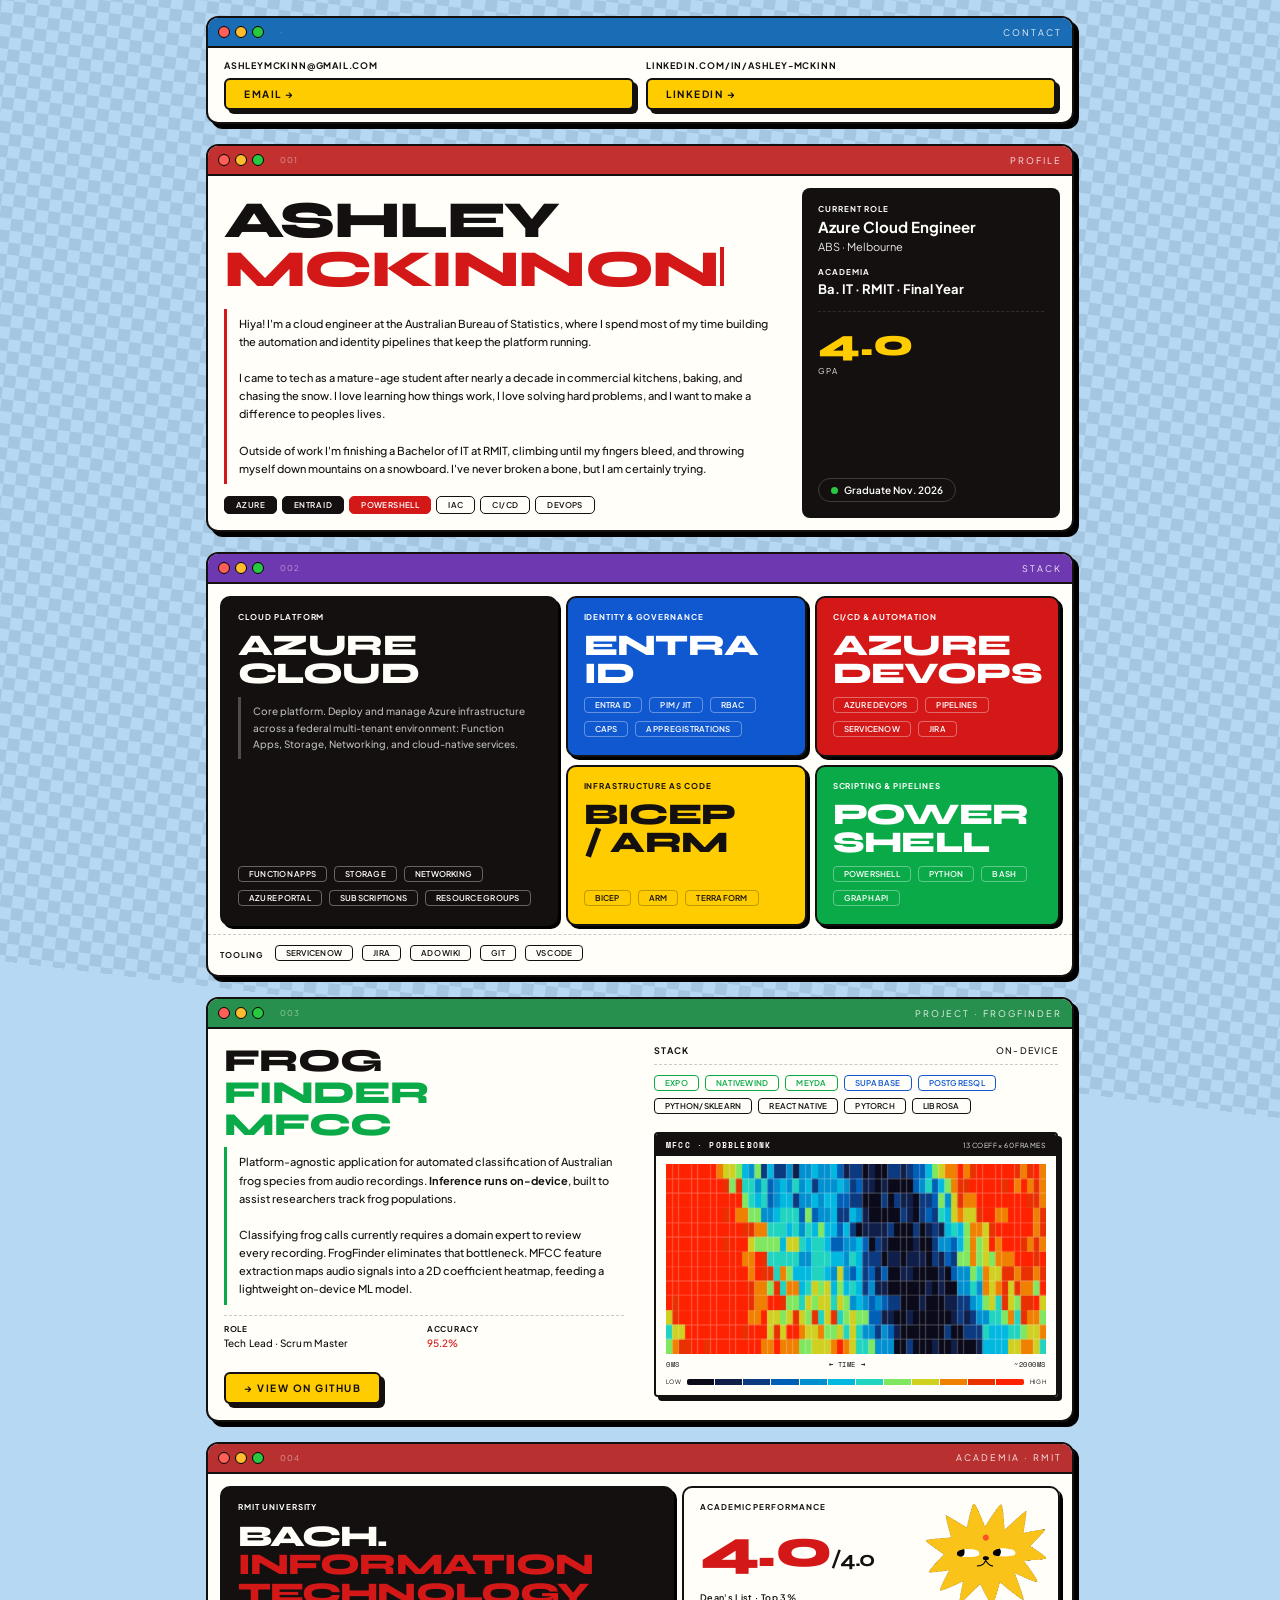
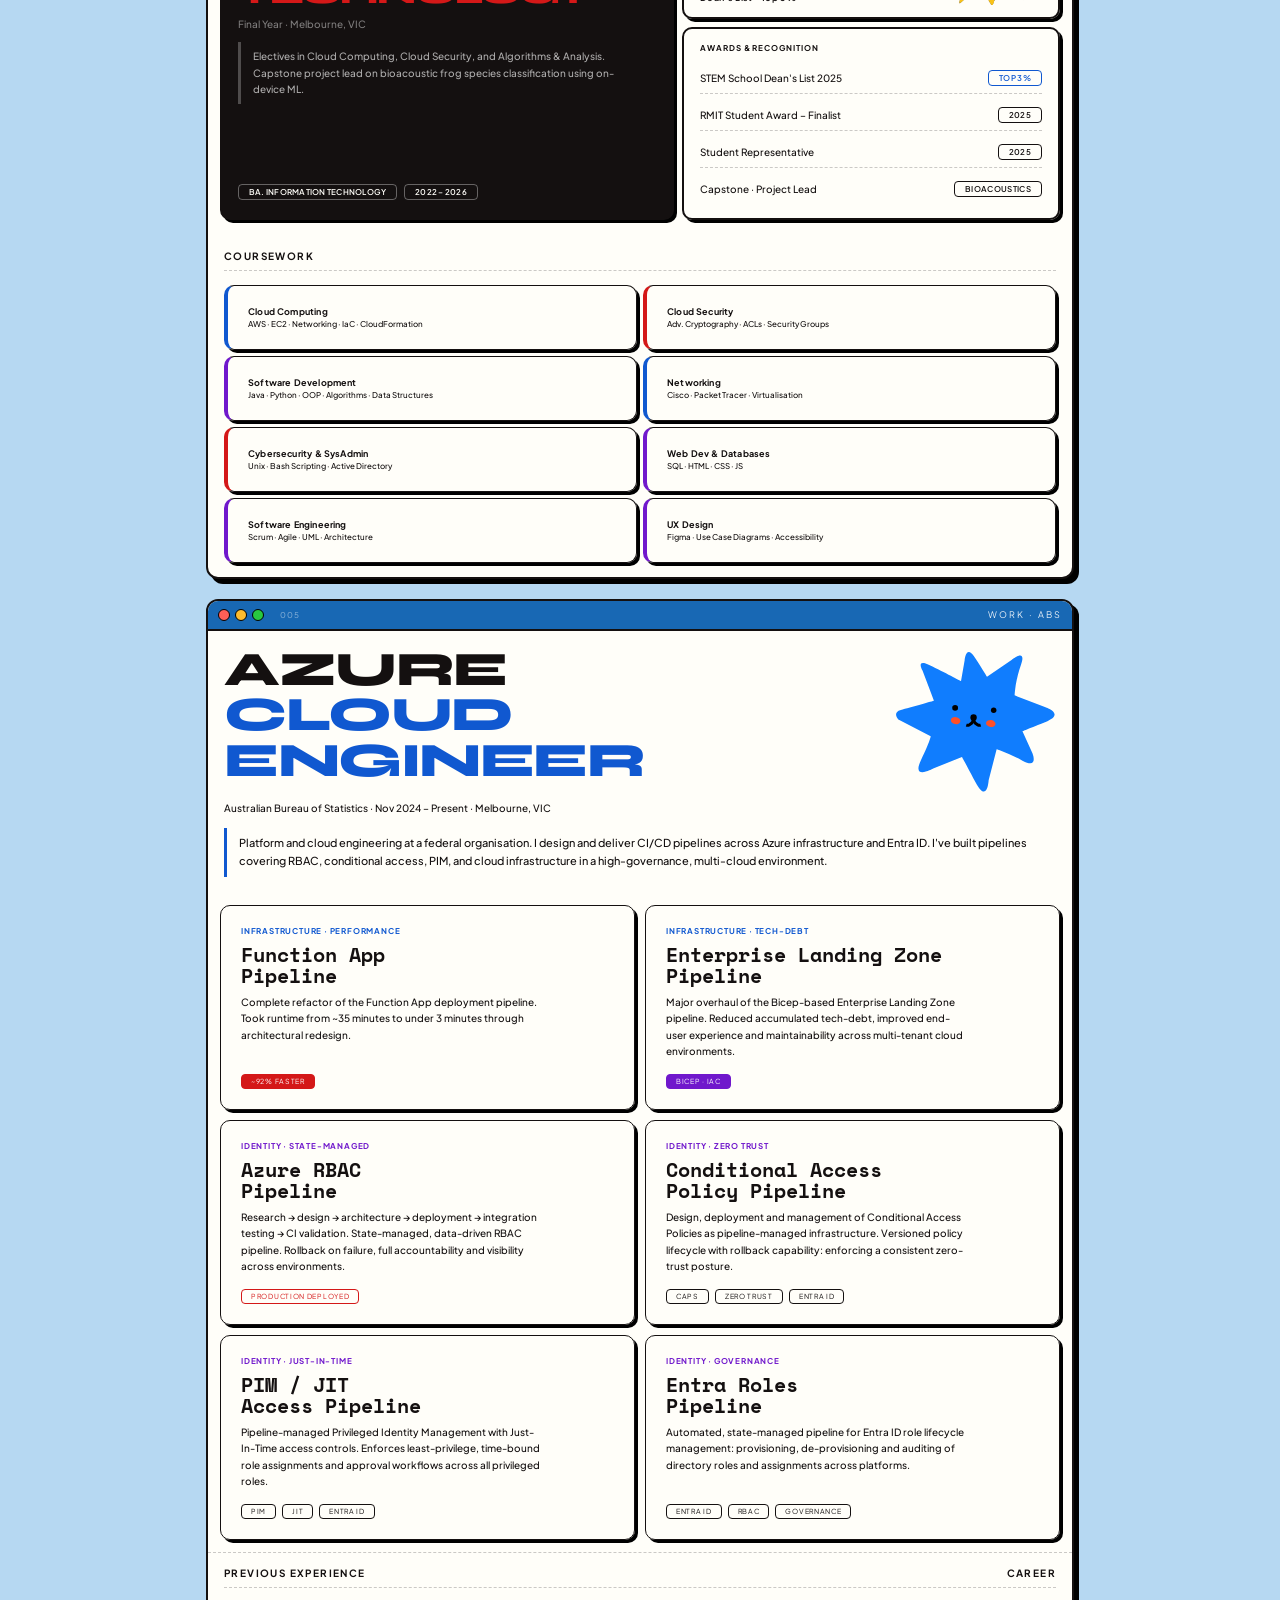
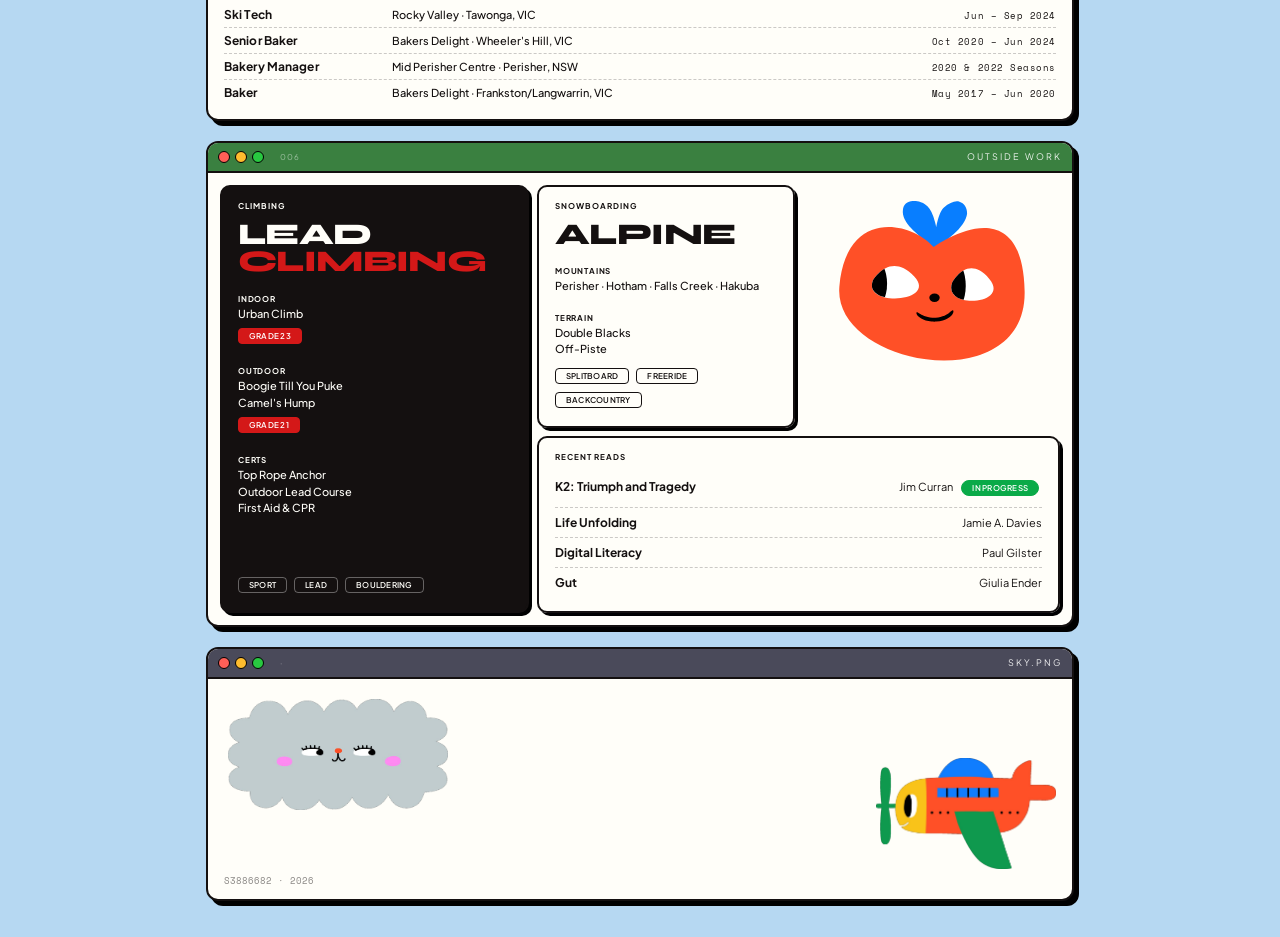
<file: index.html>
<!DOCTYPE html>
<html lang="en">
<head>
<meta charset="UTF-8">
<meta name="viewport" content="width=device-width, initial-scale=1.0, viewport-fit=cover">
<meta name="theme-color" content="#b6d8f2">
<meta name="apple-mobile-web-app-status-bar-style" content="default">
<title>Ash McKinnon</title>
<link href="https://fonts.googleapis.com/css2?family=Plus+Jakarta+Sans:wght@400;500;600;700;800&family=Space+Mono:wght@400;700&family=Syne:wght@700;800&display=swap" rel="stylesheet">
<link rel="stylesheet" href="styles.css">
</head>
<body>
<div class="page">


  <!-- WINDOW: CONTACT -->
  <div class="window">
    <div class="window-titlebar" style="background:#1a6db5;">
      <span class="window-num">·</span>
      <span class="window-title">CONTACT</span>
      <div class="window-controls">
        <span class="win-btn"></span><span class="win-btn"></span><span class="win-btn"></span>
      </div>
    </div>
    <div class="window-body">
      <div class="contact-bar">
        <div class="contact-item">
          <span class="contact-key">ashleymckinn@gmail.com</span>
          <a class="btn" href="mailto:ashleymckinn@gmail.com">Email →</a>
        </div>
        <div class="contact-item">
          <span class="contact-key">linkedin.com/in/ashley-mckinn</span>
          <a class="btn" href="https://www.linkedin.com/in/ashley-mckinn/" target="_blank">LinkedIn →</a>
        </div>
      </div>
    </div>
  </div>

  <!-- WINDOW: PROFILE -->
  <div class="window">
    <div class="window-titlebar" style="background:#c23030;">
      <span class="window-num">001</span>
      <span class="window-title">PROFILE</span>
      <div class="window-controls">
        <span class="win-btn"></span><span class="win-btn"></span><span class="win-btn"></span>
      </div>
    </div>
    <div class="window-body">
      <section class="hero">
        <div class="hero-left">
          <div class="name-wrap">
            <span class="name-lg">ASHLEY</span>
            <span class="name-lg accent">McKINNON<span class="cursor"></span></span>
          </div>
          <blockquote class="hero-bio academia-quote">Hiya! I'm a cloud engineer at the Australian Bureau of Statistics, where I spend most of my time building the automation and identity pipelines that keep the platform running. <br><br>

I came to tech as a mature-age student after nearly a decade in commercial kitchens, baking, and chasing the snow. I love learning how things work, I love solving hard problems, and I want to make a difference to peoples lives. <br><br>

Outside of work I'm finishing a Bachelor of IT at RMIT, climbing until my fingers bleed, and throwing myself down mountains on a snowboard. I've never broken a bone, but I am certainly trying.
</blockquote>
          <div class="hero-tags">
            <span class="chip inv">Azure</span>
            <span class="chip inv">Entra ID</span>
            <span class="chip red">PowerShell</span>
            <span class="chip">IaC</span>
            <span class="chip">CI/CD</span>
            <span class="chip">DevOps</span>
          </div>
        </div>
        <div class="hero-right">
          <div>
            <div class="profile-card-label">Current Role</div>
            <div class="profile-card-role">Azure Cloud Engineer</div>
            <div class="profile-card-sub">ABS · Melbourne</div>
          </div>
          <div>
            <div class="profile-card-label">Academia</div>
            <div class="profile-card-role" style="font-size:13px;">Ba. IT · RMIT · Final Year</div>
          </div>
          <div class="profile-stat-row">
            <div>
              <div class="profile-stat-num">4.0</div>
              <div class="profile-stat-lbl">GPA</div>
            </div>
          </div>
          <div class="profile-open-pill">
            <span class="open-dot"></span>
            Graduate Nov. 2026
          </div>
        </div>
      </section>
    </div>
  </div>

  <!-- WINDOW: STACK -->
  <div class="window">
    <div class="window-titlebar" style="background:#6e38b0;">
      <span class="window-num">002</span>
      <span class="window-title">STACK</span>
      <div class="window-controls">
        <span class="win-btn"></span><span class="win-btn"></span><span class="win-btn"></span>
      </div>
    </div>
    <div class="window-body">
      <div class="stack-grid">
        <!-- Cloud Platform: large dark card, spans 2 rows -->
        <div class="stack-card dark span-rows">
          <div class="stack-card-eyebrow">Cloud Platform</div>
          <div class="stack-card-title">AZURE<br>CLOUD</div>
          <blockquote class="academia-quote" style="border-left-color:rgba(255,255,255,0.25);color:rgba(255,255,255,0.7);font-size:10px;">Core platform. Deploy and manage Azure infrastructure across a federal multi-tenant environment: Function Apps, Storage, Networking, and cloud-native services.</blockquote>
          <div class="stack-card-badges">
            <span class="mini-badge">Function Apps</span>
            <span class="mini-badge">Storage</span>
            <span class="mini-badge">Networking</span>
            <span class="mini-badge">Azure Portal</span>
            <span class="mini-badge">Subscriptions</span>
            <span class="mini-badge">Resource Groups</span>
          </div>
        </div>
        <!-- Identity & Governance: blue -->
        <div class="stack-card blue-card">
          <div class="stack-card-eyebrow">Identity &amp; Governance</div>
          <div class="stack-card-title">ENTRA<br>ID</div>
          <div class="stack-card-badges">
            <span class="mini-badge">Entra ID</span>
            <span class="mini-badge">PIM / JIT</span>
            <span class="mini-badge">RBAC</span>
            <span class="mini-badge">CAPs</span>
            <span class="mini-badge">App Registrations</span>
          </div>
        </div>
        <!-- CI/CD & Automation: red -->
        <div class="stack-card red-card">
          <div class="stack-card-eyebrow">CI/CD &amp; Automation</div>
          <div class="stack-card-title">AZURE<br>DEVOPS</div>
          <div class="stack-card-badges">
            <span class="mini-badge">Azure DevOps</span>
            <span class="mini-badge">Pipelines</span>
            <span class="mini-badge">ServiceNow</span>
            <span class="mini-badge">Jira</span>
          </div>
        </div>
        <!-- Infrastructure as Code: yellow -->
        <div class="stack-card yellow-card">
          <div class="stack-card-eyebrow">Infrastructure as Code</div>
          <div class="stack-card-title">BICEP<br>/ ARM</div>
          <div class="stack-card-badges">
            <span class="mini-badge">Bicep</span>
            <span class="mini-badge">ARM</span>
            <span class="mini-badge">Terraform</span>
          </div>
        </div>
        <!-- Scripting & Pipelines: green -->
        <div class="stack-card green-card">
          <div class="stack-card-eyebrow">Scripting &amp; Pipelines</div>
          <div class="stack-card-title">POWER<br>SHELL</div>
          <div class="stack-card-badges">
            <span class="mini-badge">PowerShell</span>
            <span class="mini-badge">Python</span>
            <span class="mini-badge">Bash</span>
            <span class="mini-badge">Graph API</span>
          </div>
        </div>
      </div>
      <div class="stack-tooling">
        <span class="stack-tooling-label">Tooling</span>
        <span class="mini-badge">ServiceNow</span>
        <span class="mini-badge">Jira</span>
        <span class="mini-badge">ADO Wiki</span>
        <span class="mini-badge">Git</span>
        <span class="mini-badge">VS Code</span>
      </div>
    </div>
  </div>

  <!-- WINDOW: PROJECT · FROGFINDER -->
  <div class="window">
    <div class="window-titlebar" style="background:#28904e;">
      <span class="window-num">003</span>
      <span class="window-title">PROJECT · FROGFINDER</span>
      <div class="window-controls">
        <span class="win-btn"></span><span class="win-btn"></span><span class="win-btn"></span>
      </div>
    </div>
    <div class="window-body">
      <div class="project-inner">
        <div class="proj-left">
          <div>
            <div class="proj-title">FROG<br><span class="sub">FINDER</span><br><span class="dim">MFCC</span></div>
            <blockquote class="academia-quote proj-desc" style="border-left-color:var(--green);">
              Platform-agnostic application for automated classification of Australian frog species from audio recordings. <strong>Inference runs on-device</strong>, built to assist researchers track frog populations.<br><br>
              Classifying frog calls currently requires a domain expert to review every recording. FrogFinder eliminates that bottleneck. MFCC feature extraction maps audio signals into a 2D coefficient heatmap, feeding a lightweight on-device ML model.
            </blockquote>
            <div class="proj-spec">
              <div class="entry">
                <span class="entry-key">Role</span>
                <span class="entry-val sm">Tech Lead · Scrum Master</span>
              </div>
              <div class="entry">
                <span class="entry-key">Accuracy</span>
                <span class="entry-val sm red">95.2%</span>
              </div>
            </div>
          </div>
          <div class="proj-actions">
            <a class="btn" href="https://github.com/S3886682/project-pobblebonk" target="_blank">→ View on GitHub</a>
          </div>
        </div>
        <div class="proj-right">
          <div class="lbl-sec-header" style="margin-bottom:10px;"><span>STACK</span><span class="sec-code">ON-DEVICE</span></div>
          <div class="badge-group">
            <span class="mini-badge green">Expo</span>
            <span class="mini-badge green">NativeWind</span>
            <span class="mini-badge green">Meyda</span>
            <span class="mini-badge blue">Supabase</span>
            <span class="mini-badge blue">PostgreSQL</span>
            <span class="mini-badge">Python/Sklearn</span>
            <span class="mini-badge">React Native</span>
            <span class="mini-badge">PyTorch</span>
            <span class="mini-badge">Librosa</span>
          </div>
          <div class="heatmap-wrap">
            <div class="heatmap-titlebar">
              <span class="heatmap-title">MFCC · POBBLEBONK</span>
              <span class="heatmap-spec">13 COEFF × 60 FRAMES</span>
            </div>
            <div class="heatmap-inner">
              <canvas id="heatmapCanvas" width="320" height="160" style="width:100%;display:block;"></canvas>
              <div class="heatmap-axes">
                <span>0ms</span><span>← Time →</span><span>~2000ms</span>
              </div>
              <div class="colorbar-wrap">
                <span class="colorbar-label">Low</span>
                <div class="colorbar">
                  <div class="colorbar-cell" style="background:#0a0a1a;"></div>
                  <div class="colorbar-cell" style="background:#0f1f4a;"></div>
                  <div class="colorbar-cell" style="background:#0c3a80;"></div>
                  <div class="colorbar-cell" style="background:#0060b8;"></div>
                  <div class="colorbar-cell" style="background:#0090d0;"></div>
                  <div class="colorbar-cell" style="background:#00b8e0;"></div>
                  <div class="colorbar-cell" style="background:#20d4c0;"></div>
                  <div class="colorbar-cell" style="background:#80e860;"></div>
                  <div class="colorbar-cell" style="background:#d0d020;"></div>
                  <div class="colorbar-cell" style="background:#f08000;"></div>
                  <div class="colorbar-cell" style="background:#e83000;"></div>
                  <div class="colorbar-cell" style="background:#ff2200;"></div>
                </div>
                <span class="colorbar-label">High</span>
              </div>
            </div>
          </div>
        </div>
      </div>
    </div>
  </div>

  <!-- WINDOW: ACADEMIA -->
  <div class="window">
    <div class="window-titlebar" style="background:#b83030;">
      <span class="window-num">004</span>
      <span class="window-title">ACADEMIA · RMIT</span>
      <div class="window-controls">
        <span class="win-btn"></span><span class="win-btn"></span><span class="win-btn"></span>
      </div>
    </div>
    <div class="window-body">
      <div class="academia-grid">
        <!-- RMIT: dark card, spans 2 rows -->
        <div class="stack-card dark span-rows">
          <div class="stack-card-eyebrow">RMIT University</div>
          <div class="academia-uni" style="font-size:30px;">BAch.<br><span class="accent">INFOrmation<br>TECHnology</span></div>
          <div class="academia-sub" style="color:rgba(255,255,255,0.45);margin-top:0;">Final Year · Melbourne, VIC</div>
          <blockquote class="academia-quote" style="border-left-color:rgba(255,255,255,0.25);color:rgba(255,255,255,0.65);font-size:10px;">Electives in Cloud Computing, Cloud Security, and Algorithms &amp; Analysis. Capstone project lead on bioacoustic frog species classification using on-device ML.</blockquote>
          <div class="stack-card-badges">
            <span class="mini-badge">Ba. Information Technology</span>
            <span class="mini-badge">2022 – 2026</span>
          </div>
        </div>
        <!-- GPA card -->
        <div class="stack-card" style="position:relative;overflow:hidden;">
          <div class="stack-card-eyebrow">Academic Performance</div>
          <div class="gpa-num" style="font-size:54px;">4.0<span class="gpa-denom" style="font-size:22px;">/4.0 </span></div>
          <div class="gpa-honors">Dean's List · Top 3%</div>
          <img src="components/sun.png" alt="" style="position:absolute;bottom:12px;right:12px;width:120px;height:auto;pointer-events:none;transform:translateZ(0);">
        </div>
        <!-- Awards card -->
        <div class="stack-card">
          <div class="stack-card-eyebrow">Awards &amp; Recognition</div>
          <div class="grad-awards">
            <div class="award-row">
              STEM School Dean's List 2025
              <span class="award-tag" style="border-color:var(--blue);color:var(--blue);">Top 3%</span>
            </div>
            <div class="award-row">
              RMIT Student Award – Finalist
              <span class="award-tag">2025</span>
            </div>
            <div class="award-row">
              Student Representative
              <span class="award-tag">2025</span>
            </div>
            <div class="award-row">
              Capstone · Project Lead
              <span class="award-tag">Bioacoustics</span>
            </div>
          </div>
        </div>
      </div>
      <div class="coursework-block">
        <div class="coursework-eyebrow">Coursework</div>
        <div class="coursework-grid">
          <div class="pipeline-card cc-blue">
            <span class="course-name">Cloud Computing</span>
            <span class="course-sub">AWS · EC2 · Networking · IaC · CloudFormation</span>
          </div>
          <div class="pipeline-card cc-red">
            <span class="course-name">Cloud Security</span>
            <span class="course-sub">Adv. Cryptography · ACLs · Security Groups</span>
          </div>
          <div class="pipeline-card cc-purple">
            <span class="course-name">Software Development</span>
            <span class="course-sub">Java · Python · OOP · Algorithms · Data Structures</span>
          </div>
          <div class="pipeline-card cc-blue">
            <span class="course-name">Networking</span>
            <span class="course-sub">Cisco · Packet Tracer · Virtualisation</span>
          </div>
          <div class="pipeline-card cc-red">
            <span class="course-name">Cybersecurity &amp; SysAdmin</span>
            <span class="course-sub">Unix · Bash Scripting · Active Directory</span>
          </div>
          <div class="pipeline-card cc-purple">
            <span class="course-name">Web Dev &amp; Databases</span>
            <span class="course-sub">SQL · HTML · CSS · JS</span>
          </div>
          <div class="pipeline-card cc-purple">
            <span class="course-name">Software Engineering</span>
            <span class="course-sub">Scrum · Agile · UML · Architecture</span>
          </div>
          <div class="pipeline-card cc-purple">
            <span class="course-name">UX Design</span>
            <span class="course-sub">Figma · Use Case Diagrams · Accessibility</span>
          </div>
        </div>
      </div>
    </div>
  </div>

  <!-- WINDOW: WORK -->
  <div class="window">
    <div class="window-titlebar" style="background:#1868b4;">
      <span class="window-num">005</span>
      <span class="window-title">WORK · ABS</span>
      <div class="window-controls">
        <span class="win-btn"></span><span class="win-btn"></span><span class="win-btn"></span>
      </div>
    </div>
    <div class="window-body">
      <div class="work-hero" style="position:relative;">
        <img id="work-star" src="components/blue_star.svg" alt="" style="position:absolute;top:12px;right:16px;width:160px;height:auto;">
        <div class="academia-uni" style="color:var(--ink);">Azure<br><span style="color:var(--blue);">CLOUD<br>ENGINEER</span></div>
        <div class="academia-sub">Australian Bureau of Statistics · Nov 2024 – Present · Melbourne, VIC</div>
        <blockquote class="academia-quote" style="border-left-color:var(--blue);">Platform and cloud engineering at a federal organisation. I design and deliver CI/CD pipelines across Azure infrastructure and Entra ID. I've built pipelines covering RBAC, conditional access, PIM, and cloud infrastructure in a high-governance, multi-cloud environment.</blockquote>
      </div>



      <div class="pipelines-grid">
        <div class="pipeline-card">
          <div class="pc-tag blue">Infrastructure · Performance</div>
          <div class="pc-title">Function App<br>Pipeline</div>
          <div class="pc-desc">Complete refactor of the Function App deployment pipeline. Took runtime from ~35 minutes to under 3 minutes through architectural redesign.</div>
          <div><span class="pc-badge inv">~92% faster</span></div>
        </div>
        <div class="pipeline-card">
          <div class="pc-tag blue">Infrastructure · Tech-debt</div>
          <div class="pc-title">Enterprise Landing Zone<br>Pipeline</div>
          <div class="pc-desc">Major overhaul of the Bicep-based Enterprise Landing Zone pipeline. Reduced accumulated tech-debt, improved end-user experience and maintainability across multi-tenant cloud environments.</div>
          <div><span class="pc-badge inv-purple">Bicep · IaC</span></div>

        </div>
        <div class="pipeline-card">
          <div class="pc-tag purple">Identity · State-managed</div>
          <div class="pc-title">Azure RBAC<br>Pipeline</div>
          <div class="pc-desc">Research → design → architecture → deployment → integration testing → CI validation. State-managed, data-driven RBAC pipeline. Rollback on failure, full accountability and visibility across environments.</div>
          <div><span class="pc-badge red">Production deployed</span></div>

        </div>
        <div class="pipeline-card">
          <div class="pc-tag purple">Identity · Zero Trust</div>
          <div class="pc-title">Conditional Access<br>Policy Pipeline</div>
          <div class="pc-desc">Design, deployment and management of Conditional Access Policies as pipeline-managed infrastructure. Versioned policy lifecycle with rollback capability: enforcing a consistent zero-trust posture.</div>
          <div>
            <span class="pc-badge def">CAPs</span>
            <span class="pc-badge def">Zero Trust</span>
            <span class="pc-badge def">Entra ID</span>
          </div>

        </div>
        <div class="pipeline-card">
          <div class="pc-tag purple">Identity · Just-In-Time</div>
          <div class="pc-title">PIM / JIT<br>Access Pipeline</div>
          <div class="pc-desc">Pipeline-managed Privileged Identity Management with Just-In-Time access controls. Enforces least-privilege, time-bound role assignments and approval workflows across all privileged roles.</div>
          <div>
            <span class="pc-badge def">PIM</span>
            <span class="pc-badge def">JIT</span>
            <span class="pc-badge def">Entra ID</span>
          </div>

        </div>
        <div class="pipeline-card">
          <div class="pc-tag purple">Identity · Governance</div>
          <div class="pc-title">Entra Roles<br>Pipeline</div>
          <div class="pc-desc">Automated, state-managed pipeline for Entra ID role lifecycle management: provisioning, de-provisioning and auditing of directory roles and assignments across platforms.</div>
          <div>
            <span class="pc-badge def">Entra ID</span>
            <span class="pc-badge def">RBAC</span>
            <span class="pc-badge def">Governance</span>
          </div>

        </div>
      </div>


<div class="prev-exp-block">
        <div class="coursework-eyebrow"><span>PREVIOUS EXPERIENCE</span><span>CAREER</span></div>
        <div class="prev-exp-row">
          <span class="prev-exp-role">Ski Tech</span>
          <span class="prev-exp-org">Rocky Valley · Tawonga, VIC</span>
          <span class="prev-exp-date">Jun – Sep 2024</span>
        </div>
        <div class="prev-exp-row">
          <span class="prev-exp-role">Senior Baker</span>
          <span class="prev-exp-org">Bakers Delight · Wheeler's Hill, VIC</span>
          <span class="prev-exp-date">Oct 2020 – Jun 2024</span>
        </div>
        <div class="prev-exp-row">
          <span class="prev-exp-role">Bakery Manager</span>
          <span class="prev-exp-org">Mid Perisher Centre · Perisher, NSW</span>
          <span class="prev-exp-date">2020 &amp; 2022 Seasons</span>
        </div>
        <div class="prev-exp-row">
          <span class="prev-exp-role">Baker</span>
          <span class="prev-exp-org">Bakers Delight · Frankston/Langwarrin, VIC</span>
          <span class="prev-exp-date">May 2017 – Jun 2020</span>
        </div>
      </div>
    </div>
  </div>

  <!-- WINDOW: OUTSIDE WORK -->
  <div style="position:relative;">
  <img id="outside-apple" src="components/apple.svg" alt="" style="position:absolute;top:50px;right:40px;width:200px;height:auto;pointer-events:none;z-index:10;">
  <div class="window">
    <div class="window-titlebar" style="background:#3a8040;">
      <span class="window-num">006</span>
      <span class="window-title">OUTSIDE WORK</span>
      <div class="window-controls">
        <span class="win-btn"></span><span class="win-btn"></span><span class="win-btn"></span>
      </div>
    </div>
    <div class="window-body">
      <div class="outside-grid">
        <!-- Climbing: dark, spans 2 rows -->
        <div class="stack-card dark span-rows">
          <div class="stack-card-eyebrow">Climbing</div>
          <div class="stack-card-title">LEAD<br><span style="color:var(--red)">CLIMBING</span></div>
          <div>
            <div class="bento-label">Indoor</div>
            <div class="bento-val">Urban Climb</div>
            <span class="mini-badge" style="background:var(--red);border-color:var(--red);color:#fff;">Grade 23</span>
          </div>
          <div>
            <div class="bento-label">Outdoor</div>
            <div class="bento-val">Boogie Till You Puke<br>Camel's Hump</div>
            <span class="mini-badge" style="background:var(--red);border-color:var(--red);color:#fff;">Grade 21</span>
          </div>
          <div>
            <div class="bento-label">Certs</div>
            <div class="bento-val">Top Rope Anchor<br>Outdoor Lead Course<br>First Aid & CPR</div>
          </div>
          <div class="stack-card-badges">

            <span class="mini-badge">Sport</span>
            <span class="mini-badge">Lead</span>
            <span class="mini-badge">Bouldering</span>
          </div>
        </div>
        <!-- Snowboarding: light -->
        <div class="stack-card" style="position:relative;">
          <div class="stack-card-eyebrow">Snowboarding</div>
          <div class="stack-card-title">ALPINE</div>
          <div>
            <div class="bento-label">Mountains</div>
            <div class="bento-val">Perisher · Hotham · Falls Creek · Hakuba</div>
          </div>
          <div>
            <div class="bento-label">Terrain</div>
            <div class="bento-val">Double Blacks<br>Off-Piste</div>
          </div>
          <div class="stack-card-badges">
            <span class="mini-badge">Splitboard</span>
            <span class="mini-badge">Freeride</span>
            <span class="mini-badge">Backcountry</span>
          </div>
        </div>
        <!-- Recent Reads: spans 2 cols -->
        <div class="stack-card span-cols">
          <div class="stack-card-eyebrow">Recent Reads</div>
          <div class="reads-list">
            <div class="read-row">
              <div class="read-title">K2: Triumph and Tragedy</div>
              <div class="read-author">Jim Curran</div>
              <span class="mini-badge green" style="white-space:nowrap;flex-shrink:0;border-radius:999px;background:var(--green);color:#fff;border-color:var(--green);">In Progress</span>
            </div>
            <div class="read-row">
              <div class="read-title">Life Unfolding</div>
              <div class="read-author">Jamie A. Davies</div>
            </div>
            <div class="read-row">
              <div class="read-title">Digital Literacy</div>
              <div class="read-author">Paul Gilster</div>
            </div>
            <div class="read-row">
              <div class="read-title">Gut</div>
              <div class="read-author">Giulia Ender</div>
            </div>
          </div>
        </div>
      </div>
    </div>
  </div>
  </div>

  <!-- WINDOW: SCENE -->
  <div class="window">
    <div class="window-titlebar" style="background:#4a4a5a;">
      <span class="window-num">·</span>
      <span class="window-title">SKY.PNG</span>
      <div class="window-controls">
        <span class="win-btn"></span><span class="win-btn"></span><span class="win-btn"></span>
      </div>
    </div>
    <div class="window-body" style="position:relative;height:220px;overflow:hidden;">
      <img src="components/cloud.png" alt="" style="position:absolute;top:20px;left:20px;width:220px;height:auto;pointer-events:none;">
      <img src="components/airplane.png" alt="" class="sky-airplane" style="position:absolute;bottom:30px;right:16px;width:180px;height:auto;pointer-events:none;">
      <div style="position:absolute;bottom:12px;left:16px;display:flex;gap:16px;font-family:'Space Mono',monospace;font-size:9px;color:var(--ink-dim);opacity:0.5;">
        <span>S3886682 · 2026</span>
      </div>
    </div>
  </div>

  <!-- DIALOG COMPONENT -->
  <div class="dialog-overlay hidden" id="dialogOverlay" role="dialog" aria-modal="true">
    <div class="dialog">
      <div class="dialog-titlebar">
        <span class="dialog-title" id="dialogTitle">Information</span>
        <button class="dialog-close" id="dialogCloseX" aria-label="Close">✕</button>
      </div>
      <div class="dialog-body" id="dialogBody"></div>
      <div class="dialog-footer" id="dialogFooter"></div>
    </div>
  </div>

  <script>
  // DIALOG UTILITY
  (function(){
    const overlay = document.getElementById('dialogOverlay');
    const titleEl = document.getElementById('dialogTitle');
    const bodyEl  = document.getElementById('dialogBody');
    const footer  = document.getElementById('dialogFooter');
    const closeX  = document.getElementById('dialogCloseX');

    function close(){ overlay.classList.add('hidden'); }

    closeX.addEventListener('click', close);
    overlay.addEventListener('click', function(e){ if(e.target === overlay) close(); });
    document.addEventListener('keydown', function(e){ if(e.key === 'Escape') close(); });

    window.showDialog = function({ title = 'Information', message = '', buttons } = {}){
      titleEl.textContent = title;
      bodyEl.textContent  = message;
      footer.innerHTML    = '';
      const btns = buttons || [{ label: 'OK', primary: true }];
      btns.forEach(function(b){
        const btn = document.createElement('button');
        btn.className = 'btn';
        btn.textContent = b.label;
        btn.addEventListener('click', function(){ if(b.onClick) b.onClick(); close(); });
        footer.appendChild(btn);
      });
      overlay.classList.remove('hidden');
    };
  })();
  </script>

  <script>
  // MFCC HEATMAP
  (function(){
    const c = document.getElementById('heatmapCanvas');
    const ctx = c.getContext('2d');
    const COLS = 60, ROWS = 13;
    const cw = c.width / COLS, ch = c.height / ROWS;
    const palette = ['#0a0a1a','#0f1f4a','#0c3a80','#0060b8','#0090d0','#00b8e0','#20d4c0','#80e860','#d0d020','#f08000','#e83000','#ff2200'];
    function val(r, col){
      const t = col / 59, coef = r / 12;
      const base = Math.sin(t * Math.PI * 2.1 + coef * 1.6) * 0.5 + 0.5;
      const formant = Math.sin(t * Math.PI * 5 + coef * 1.1) * 0.18;
      const decay = Math.exp(-t * 0.8) * 0.2;
      return Math.max(0, Math.min(1, base + formant + decay + (Math.random() - 0.5) * 0.4));
    }
    for(let r = ROWS - 1; r >= 0; r--){
      for(let cc = 0; cc < COLS; cc++){
        ctx.fillStyle = palette[Math.floor(val(r, cc) * (palette.length - 1))];
        ctx.fillRect(cc * cw, (ROWS - 1 - r) * ch, cw, ch);
      }
    }
  })();
  </script>


</div>
</body>
</html>
</file>
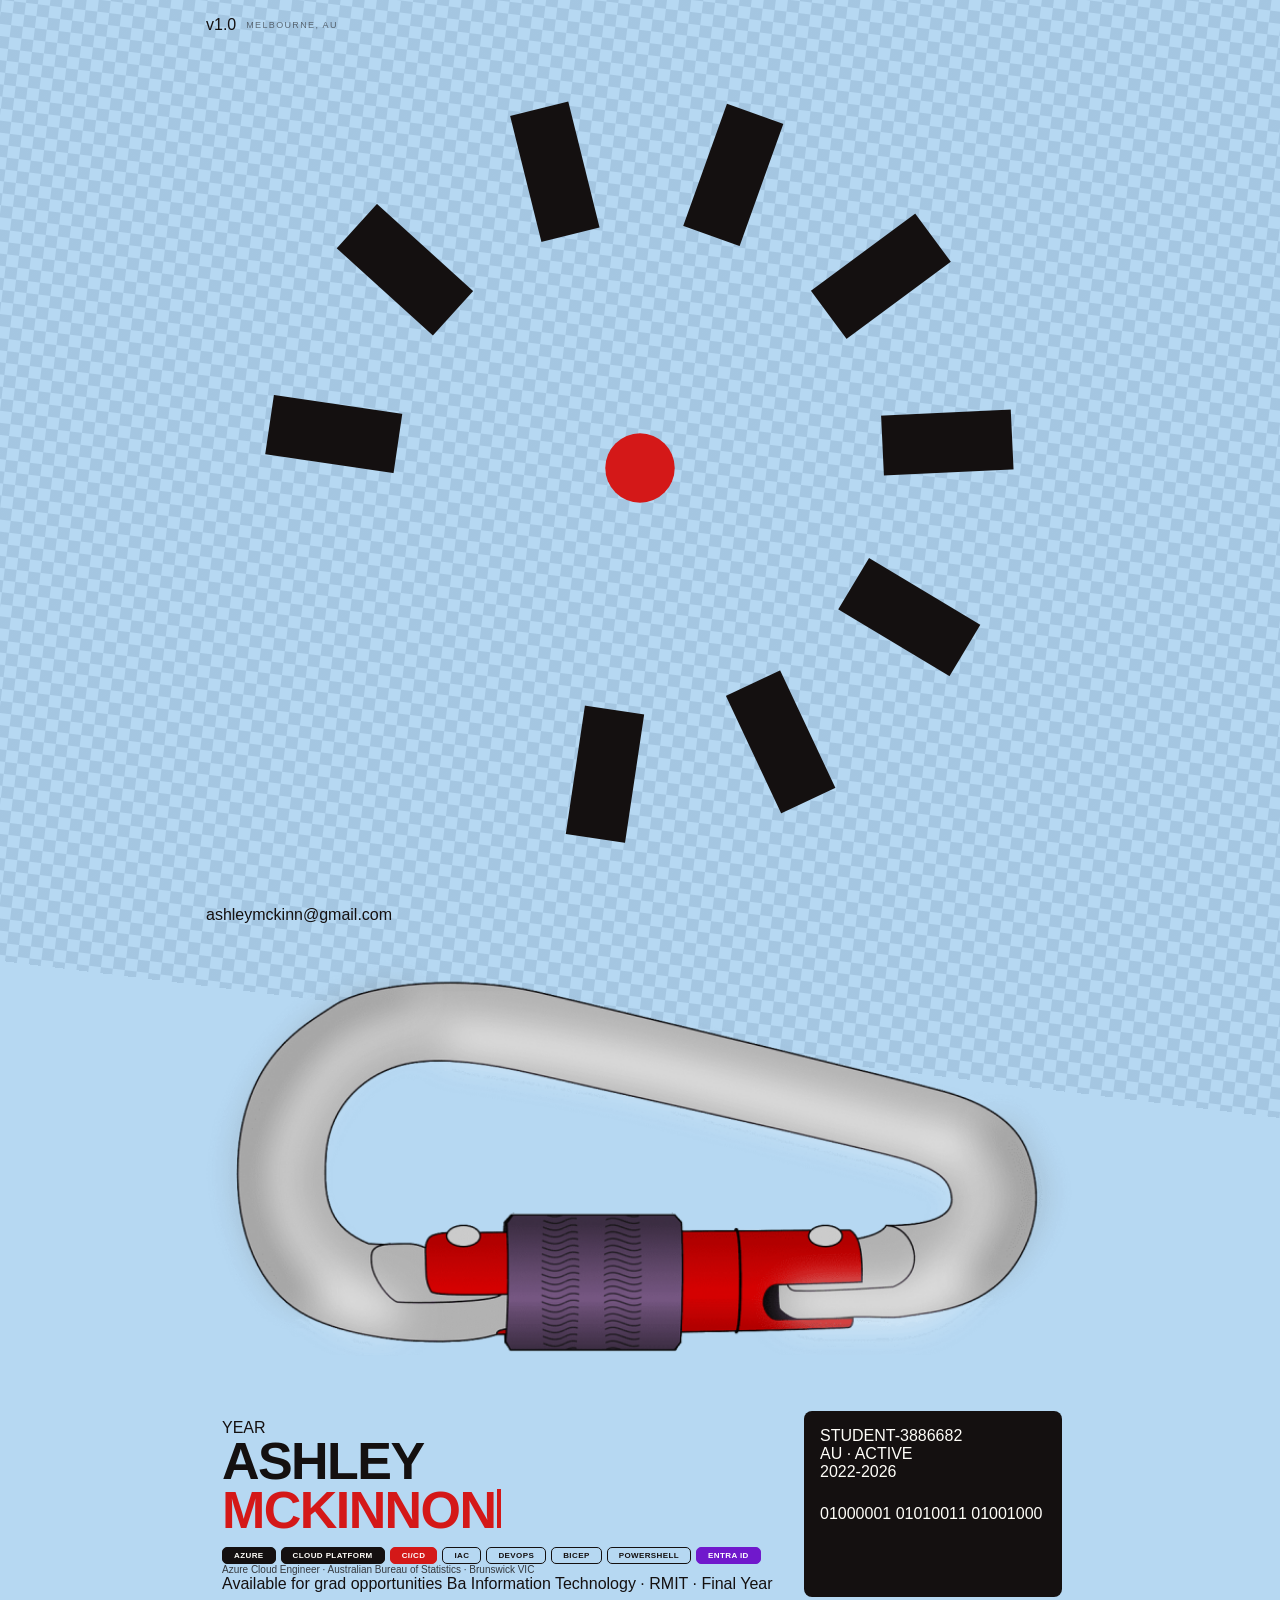
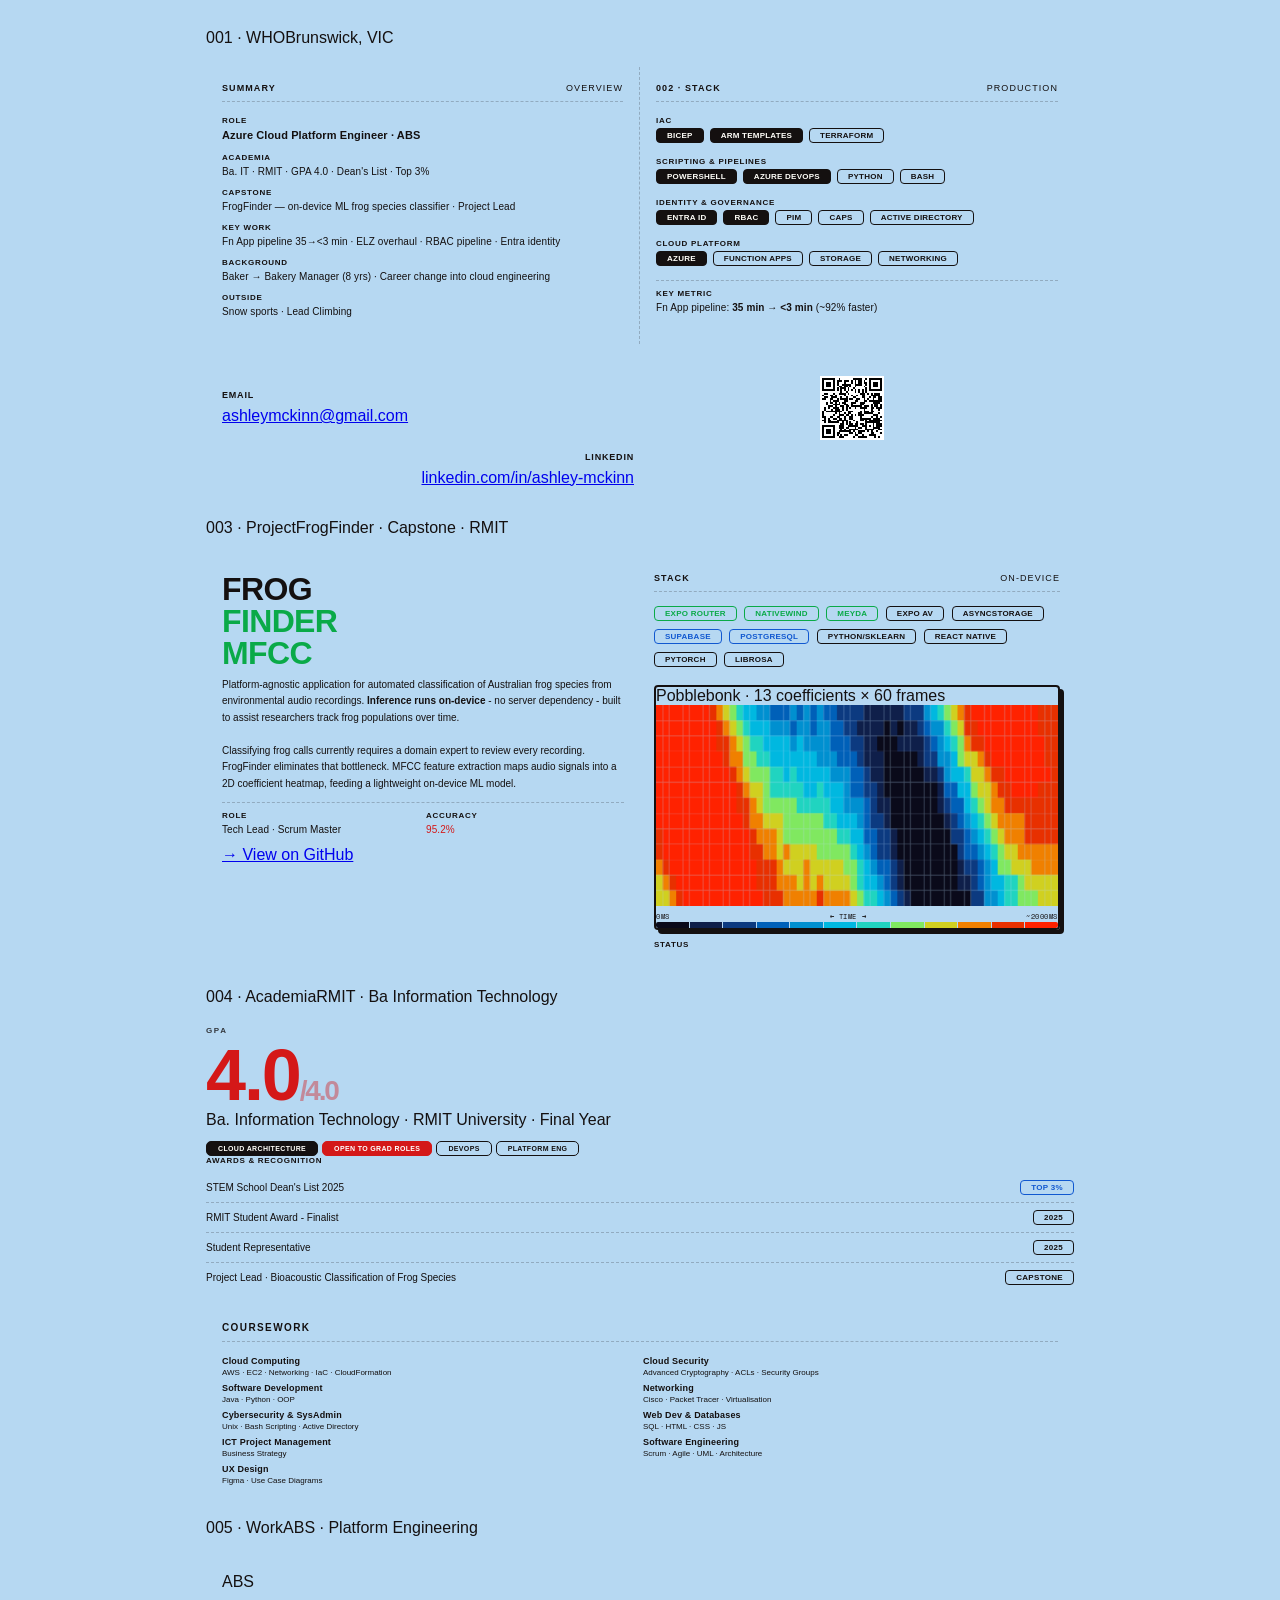
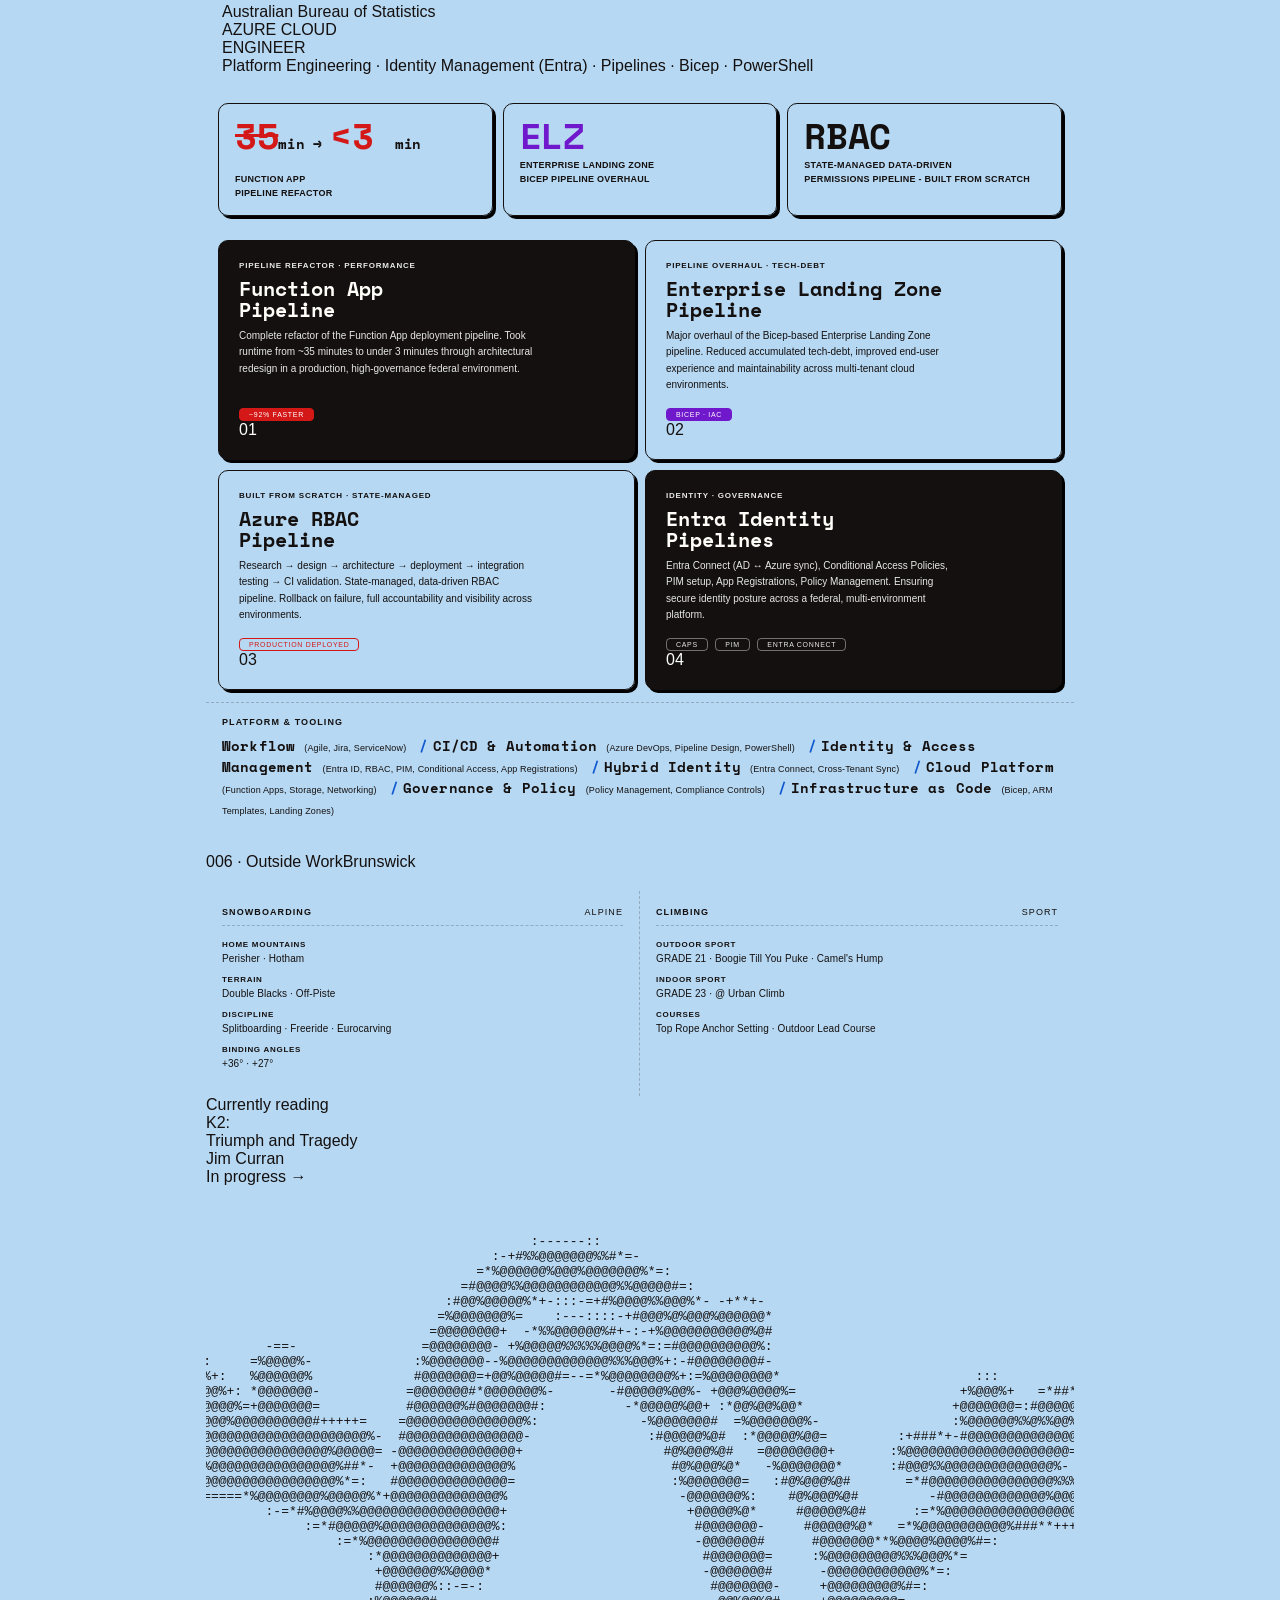
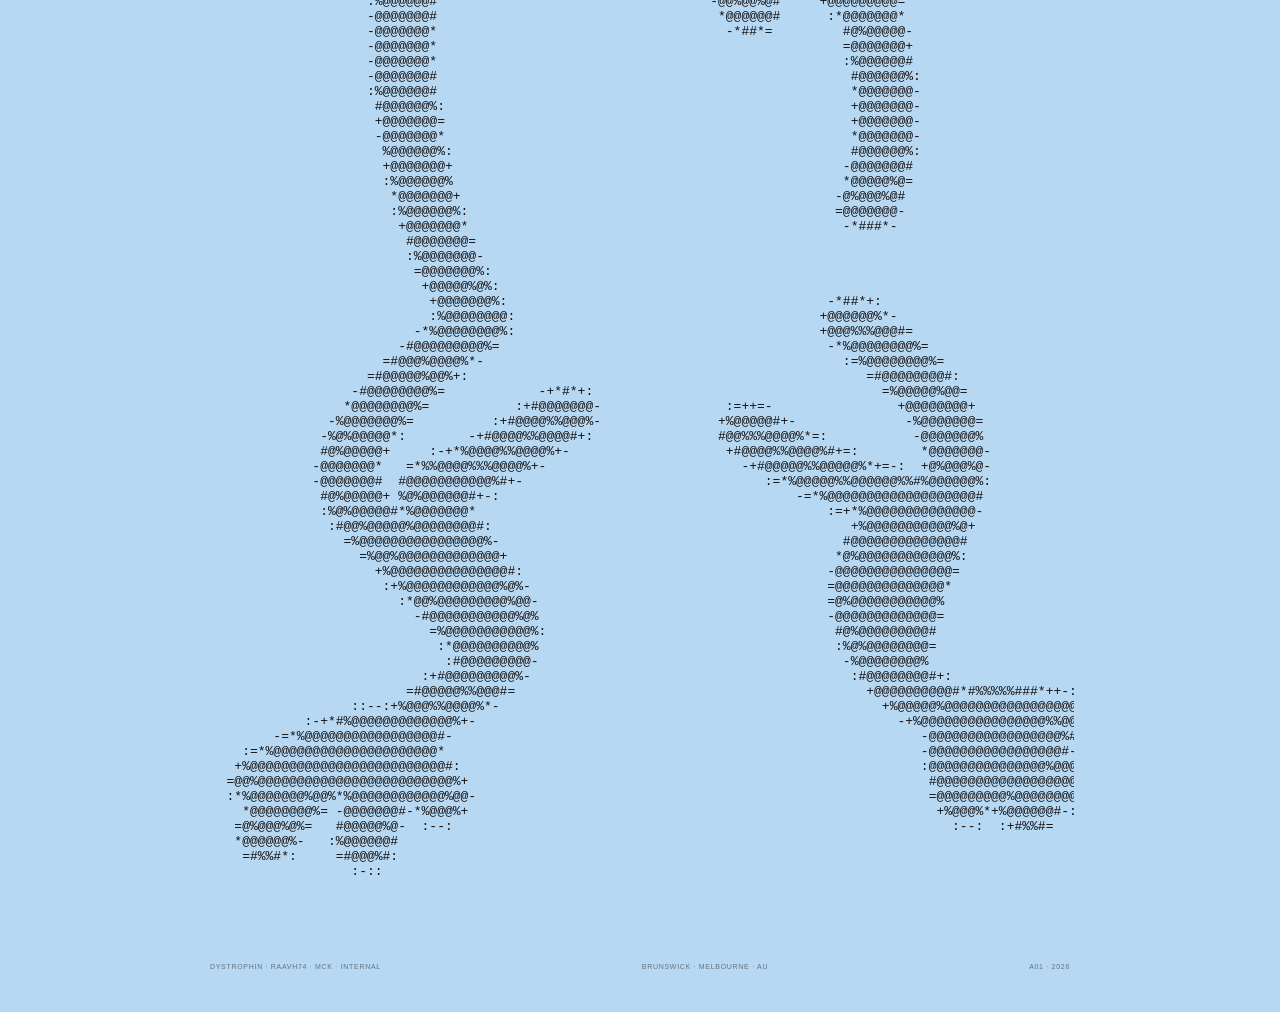
<file: ash_mckinnon.html>
<!DOCTYPE html>
<html lang="en">
<head>
<meta charset="UTF-8">
<meta name="viewport" content="width=device-width, initial-scale=1.0">
<title>Ash McKinnon</title>
<link href="https://fonts.googleapis.com/css2?family=IBM+Plex+Mono:wght@400;500;600;700&family=Space+Mono:wght@400;700&display=swap" rel="stylesheet">
<link rel="stylesheet" href="styles.css">
</head>
<body>
<div class="page">

  <!-- NAV -->
  <nav>
    <div style="display:flex;align-items:center;gap:10px;">
      <span class="nav-tag">v1.0</span>
      <span style="font-size:9px;letter-spacing:0.15em;text-transform:uppercase;opacity:0.55;">Melbourne, AU</span>
    </div>
    <div class="nav-spinner" id="navSpinner">
      <svg viewBox="0 0 100 100" xmlns="http://www.w3.org/2000/svg">
        <defs>
          <path id="circle-path" d="M 50,50 m -32,0 a 32,32 0 1,1 64,0 a 32,32 0 1,1 -64,0"/>
        </defs>
        <text font-family="'IBM Plex Mono', monospace" font-size="11.5" fill="currentColor" letter-spacing="2.5">
          <textPath href="#circle-path">█ █ █ █ █ █ █ █ █  </textPath>
        </text>
        <circle cx="50" cy="50" r="4" fill="var(--red)"/>
      </svg>
    </div>
    <div class="nav-right">ashleymckinn@gmail.com</div>
  </nav>

  <img class="carabiner" src="./images/caribiner.png" alt="carabiner">

  <!-- HERO -->
  <section class="hero">
    <div class="hero-left">
      <div class="reg-marks">
        <div class="reg-circle"></div>
        <div class="reg-circle"></div>
        <div class="reg-circle red"></div>
        <span class="reg-label">YEAR</span>
      </div>
      <div style="margin-bottom:12px;">
        <span class="name-lg">ASHLEY</span>
        <span class="name-lg accent">McKINNON<span class="cursor"></span></span>
      </div>
      <div class="hero-tags">
        <span class="chip inv">Azure</span>
        <span class="chip inv">Cloud Platform</span>
        <span class="chip red">CI/CD</span>
        <span class="chip">IaC</span>
        <span class="chip">DevOps</span>
        <span class="chip">Bicep</span>
        <span class="chip">PowerShell</span>
        <span class="chip purple">Entra ID</span>
      </div>
      <div class="hero-sub" style="opacity:0.8;font-size:10px;font-weight:500;">Azure Cloud Engineer · Australian Bureau of Statistics · Brunswick VIC</div>
      <div class="status-bar">
        <span class="live">Available for grad opportunities</span>
        <span>Ba Information Technology · RMIT · Final Year</span>
      </div>
    </div>
    <div class="hero-right">
      <div class="serial">
        STUDENT-3886682<br>
        AU · ACTIVE<br>
        2022-2026
      </div>
      <div>
        <div class="barcode" style="margin-top:10px;">
          <div class="bc-bar" style="width:2px"></div><div class="bc-bar" style="width:1px"></div><div class="bc-bar" style="width:3px"></div><div class="bc-bar" style="width:1px"></div><div class="bc-bar" style="width:2px"></div><div class="bc-bar" style="width:1px"></div><div class="bc-bar" style="width:4px"></div><div class="bc-bar" style="width:1px"></div><div class="bc-bar" style="width:2px"></div><div class="bc-bar" style="width:2px"></div><div class="bc-bar" style="width:1px"></div><div class="bc-bar" style="width:3px"></div><div class="bc-bar" style="width:1px"></div><div class="bc-bar" style="width:2px"></div><div class="bc-bar" style="width:1px"></div><div class="bc-bar" style="width:2px"></div><div class="bc-bar" style="width:3px"></div><div class="bc-bar" style="width:1px"></div><div class="bc-bar" style="width:2px"></div><div class="bc-bar" style="width:1px"></div>
        </div>
        <div class="barcode-num">01000001 01010011 01001000</div>
      </div>
    </div>
  </section>

  <!-- 001 WHO + 002 STACK -->
  <div class="sec-label"><span>001 · WHO</span><span>Brunswick, VIC</span></div>
  <div class="body-grid">
    <div class="lbl-section">
      <div class="lbl-sec-header"><span>SUMMARY</span><span class="sec-code">OVERVIEW</span></div>
      <div class="entry">
        <span class="entry-key">Role</span>
        <span class="entry-val">Azure Cloud Platform Engineer · ABS</span>
      </div>
      <div class="entry">
        <span class="entry-key">Academia</span>
        <span class="entry-val sm">Ba. IT · RMIT · GPA 4.0 · Dean's List · Top 3%</span>
      </div>
      <div class="entry">
        <span class="entry-key">Capstone</span>
        <span class="entry-val sm">FrogFinder — on-device ML frog species classifier · Project Lead</span>
      </div>
      <div class="entry">
        <span class="entry-key">Key Work</span>
        <span class="entry-val sm">Fn App pipeline 35→&lt;3 min · ELZ overhaul · RBAC pipeline · Entra identity</span>
      </div>
      <div class="entry">
        <span class="entry-key">Background</span>
        <span class="entry-val sm">Baker → Bakery Manager (8 yrs) · Career change into cloud engineering</span>
      </div>
      <div class="entry">
        <span class="entry-key">Outside</span>
        <span class="entry-val sm">Snow sports · Lead Climbing</span>
      </div>
    </div>
    <div class="lbl-section">
      <div class="lbl-sec-header"><span>002 · STACK</span><span class="sec-code">PRODUCTION</span></div>
      <div class="entry" style="margin-bottom:10px;">
        <span class="entry-key">IaC</span>
        <div style="display:flex;flex-wrap:wrap;gap:3px;margin-top:3px;">
          <span class="mini-badge inv">Bicep</span>
          <span class="mini-badge inv">ARM Templates</span>
          <span class="mini-badge">Terraform</span>
        </div>
      </div>
      <div class="entry" style="margin-bottom:10px;">
        <span class="entry-key">Scripting &amp; Pipelines</span>
        <div style="display:flex;flex-wrap:wrap;gap:3px;margin-top:3px;">
          <span class="mini-badge inv">PowerShell</span>
          <span class="mini-badge inv">Azure DevOps</span>
          <span class="mini-badge">Python</span>
          <span class="mini-badge">Bash</span>
        </div>
      </div>
      <div class="entry" style="margin-bottom:10px;">
        <span class="entry-key">Identity &amp; Governance</span>
        <div style="display:flex;flex-wrap:wrap;gap:3px;margin-top:3px;">
          <span class="mini-badge inv">Entra ID</span>
          <span class="mini-badge inv">RBAC</span>
          <span class="mini-badge">PIM</span>
          <span class="mini-badge">CAPs</span>
          <span class="mini-badge">Active Directory</span>
        </div>
      </div>
      <div class="entry" style="margin-bottom:10px;">
        <span class="entry-key">Cloud Platform</span>
        <div style="display:flex;flex-wrap:wrap;gap:3px;margin-top:3px;">
          <span class="mini-badge inv">Azure</span>
          <span class="mini-badge">Function Apps</span>
          <span class="mini-badge">Storage</span>
          <span class="mini-badge">Networking</span>
        </div>
      </div>
      <div class="entry-divider">
        <span class="entry-key">Key Metric</span>
        <span class="entry-val sm">Fn App pipeline: <strong>35 min → &lt;3 min</strong> (~92% faster)</span>
      </div>
    </div>
  </div>

  <!-- CONTACT BAR -->
  <div class="contact-bar">
    <div class="contact-item">
      <span class="contact-key">Email</span>
      <span class="contact-val"><a href="mailto:ashleymckinn@gmail.com">ashleymckinn@gmail.com</a></span>
    </div>
    <div class="contact-item" style="align-items:center;">
      <img src="./images/developers-qr.png" alt="QR code" style="width:64px;height:64px;image-rendering:pixelated;">
    </div>
    <div class="contact-item" style="align-items:flex-end;">
      <span class="contact-key">LinkedIn</span>
      <span class="contact-val"><a href="https://www.linkedin.com/in/ashley-mckinn/" target="_blank">linkedin.com/in/ashley-mckinn</a></span>
    </div>
  </div>

  <!-- PROJECT -->
  <div class="sec-label"><span>003 · Project</span><span>FrogFinder · Capstone · RMIT</span></div>
  <div class="project-block">
    <div class="project-inner">
      <div class="proj-left">
        <div>
          <div class="proj-title">FROG<br><span class="sub">FINDER</span><br><span class="dim">MFCC</span></div>
          <p class="proj-desc">
            Platform-agnostic application for automated classification of Australian frog species from environmental audio recordings. <strong>Inference runs on-device</strong> - no server dependency - built to assist researchers track frog populations over time.<br><br>
            Classifying frog calls currently requires a domain expert to review every recording. FrogFinder eliminates that bottleneck. MFCC feature extraction maps audio signals into a 2D coefficient heatmap, feeding a lightweight on-device ML model.
          </p>
          <div class="proj-spec">
            <div class="entry">
              <span class="entry-key">Role</span>
              <span class="entry-val sm">Tech Lead · Scrum Master</span>
            </div>
            <div class="entry">
              <span class="entry-key">Accuracy</span>
              <span class="entry-val sm red">95.2%</span>
            </div>
          </div>
        </div>
        <a class="proj-link" href="https://github.com/S3886682/project-pobblebonk" target="_blank">→ View on GitHub</a>
      </div>
      <div class="proj-right">
        <div class="lbl-sec-header" style="margin-bottom:10px;"><span>STACK</span><span class="sec-code">ON-DEVICE</span></div>
        <div>
          <span class="mini-badge green">Expo Router</span>
          <span class="mini-badge green">NativeWind</span>
          <span class="mini-badge green">Meyda</span>
          <span class="mini-badge">Expo AV</span>
          <span class="mini-badge">AsyncStorage</span>
          <span class="mini-badge blue">Supabase</span>
          <span class="mini-badge blue">PostgreSQL</span>
          <span class="mini-badge">Python/Sklearn</span>
          <span class="mini-badge">React Native</span>
          <span class="mini-badge">PyTorch</span>
          <span class="mini-badge">Librosa</span>
        </div>
        <div class="heatmap-wrap">
          <div class="heatmap-label-sm">Pobblebonk · 13 coefficients × 60 frames</div>
          <canvas id="heatmapCanvas" width="320" height="160" style="width:100%;display:block;"></canvas>
          <div class="heatmap-axes">
            <span>0ms</span><span>← Time →</span><span>~2000ms</span>
          </div>
          <div class="colorbar">
            <div class="colorbar-cell" style="background:#0a0a1a;"></div>
            <div class="colorbar-cell" style="background:#0f1f4a;"></div>
            <div class="colorbar-cell" style="background:#0c3a80;"></div>
            <div class="colorbar-cell" style="background:#0060b8;"></div>
            <div class="colorbar-cell" style="background:#0090d0;"></div>
            <div class="colorbar-cell" style="background:#00b8e0;"></div>
            <div class="colorbar-cell" style="background:#20d4c0;"></div>
            <div class="colorbar-cell" style="background:#80e860;"></div>
            <div class="colorbar-cell" style="background:#d0d020;"></div>
            <div class="colorbar-cell" style="background:#f08000;"></div>
            <div class="colorbar-cell" style="background:#e83000;"></div>
            <div class="colorbar-cell" style="background:#ff2200;"></div>
          </div>
        </div>
        <div style="margin-top:10px;">
          <span class="entry-key" style="display:block;margin-bottom:3px;">Status</span>
        </div>
      </div>
    </div>
  </div>

  <!-- ACADEMIA -->
  <div class="sec-label"><span>004 · Academia</span><span>RMIT · Ba Information Technology</span></div>
  <div class="grad-block">
    <div class="grad-inner">
      <div class="gpa-block">
        <span class="entry-key" style="margin-bottom:4px;opacity:0.8;font-size:8px;letter-spacing:0.2em;">GPA</span>
        <div class="gpa-num">4.0<span style="font-size:28px;opacity:0.4;">/4.0</span></div>
        <div class="gpa-sub">Ba. Information Technology · RMIT University · Final Year </div>
        <div style="margin-top:12px;display:flex;flex-wrap:wrap;gap:4px;">
          <span class="chip inv" style="font-size:7px;">Cloud Architecture</span>
          <span class="chip red" style="font-size:7px;">Open to grad roles</span>
          <span class="chip" style="font-size:7px;">DevOps</span>
          <span class="chip" style="font-size:7px;">Platform Eng</span>
        </div>
      </div>
      <div class="grad-right">
        <span class="entry-key" style="display:block;margin-bottom:8px;">Awards &amp; Recognition</span>
        <div class="award-row">
          STEM School Dean's List 2025
          <span class="award-tag" style="border-color:var(--blue);color:var(--blue);">Top 3%</span>
        </div>
        <div class="award-row">
          RMIT Student Award - Finalist
          <span class="award-tag">2025</span>
        </div>
        <div class="award-row">
          Student Representative
          <span class="award-tag">2025</span>
        </div>
        <div class="award-row">
          Project Lead · Bioacoustic Classification of Frog Species
          <span class="award-tag">Capstone</span>
        </div>
      </div>
    </div>
    <div class="coursework-block">
      <div class="coursework-eyebrow">Coursework</div>
      <div class="coursework-grid">
        <div class="course-item">
          <span class="course-name">Cloud Computing</span>
          <span class="course-sub">AWS · EC2 · Networking · IaC · CloudFormation</span>
        </div>
        <div class="course-item">
          <span class="course-name">Cloud Security</span>
          <span class="course-sub">Advanced Cryptography · ACLs · Security Groups</span>
        </div>
        <div class="course-item">
          <span class="course-name">Software Development</span>
          <span class="course-sub">Java · Python · OOP</span>
        </div>
        <div class="course-item">
          <span class="course-name">Networking</span>
          <span class="course-sub">Cisco · Packet Tracer · Virtualisation</span>
        </div>
        <div class="course-item">
          <span class="course-name">Cybersecurity &amp; SysAdmin</span>
          <span class="course-sub">Unix · Bash Scripting · Active Directory</span>
        </div>
        <div class="course-item">
          <span class="course-name">Web Dev &amp; Databases</span>
          <span class="course-sub">SQL · HTML · CSS · JS</span>
        </div>
        <div class="course-item">
          <span class="course-name">ICT Project Management</span>
          <span class="course-sub">Business Strategy</span>
        </div>
        <div class="course-item">
          <span class="course-name">Software Engineering</span>
          <span class="course-sub">Scrum · Agile · UML · Architecture</span>
        </div>
        <div class="course-item">
          <span class="course-name">UX Design</span>
          <span class="course-sub">Figma · Use Case Diagrams</span>
        </div>
      </div>
    </div>
  </div>

  <!-- WORK -->
  <div class="sec-label"><span>005 · Work</span><span>ABS · Platform Engineering</span></div>
  <div class="work-block">
    <div class="work-hero">
      <div class="abs-logo">ABS</div>
      <div class="work-title-block">
        <div class="work-org">Australian Bureau of Statistics</div>
        <div class="work-role">AZURE CLOUD<br><span class="accent">ENGINEER</span></div>
        <div class="work-focus">Platform Engineering · Identity Management (Entra) · Pipelines · Bicep · PowerShell</div>
      </div>
    </div>

    <div class="stat-strip">
      <div class="stat-cell">
        <div class="stat-num"><span class="accent"><s>35</s></span><span class="unit">min → </span><span class="accent">&lt;3</span> <span class="unit">min</span></div>
        <div class="stat-desc"><br>Function App <br> pipeline refactor</div>
      </div>
      <div class="stat-cell">
        <div class="stat-num" style="color:var(--purple)">ELZ</div>
        <div class="stat-desc">Enterprise Landing Zone<br>Bicep pipeline overhaul</div>
      </div>
      <div class="stat-cell">
        <div class="stat-num blue">RBAC</div>
        <div class="stat-desc">State-managed data-driven<br>permissions pipeline - built from scratch</div>
      </div>
    </div>

    <div class="pipelines-grid">
      <div class="pipeline-card dark">
        <div class="pc-tag">Pipeline refactor · Performance</div>
        <div class="pc-title"><span class="accent">Function App</span><br>Pipeline</div>
        <div class="pc-desc">Complete refactor of the Function App deployment pipeline. Took runtime from ~35 minutes to under 3 minutes through architectural redesign in a production, high-governance federal environment.</div>
        <div><span class="pc-badge inv">~92% faster</span></div>
        <div class="pc-num" style="color:#fff;">01</div>
      </div>
      <div class="pipeline-card">
        <div class="pc-tag">Pipeline overhaul · Tech-debt</div>
        <div class="pc-title"><span class="purple">Enterprise Landing Zone</span><br>Pipeline</div>
        <div class="pc-desc">Major overhaul of the Bicep-based Enterprise Landing Zone pipeline. Reduced accumulated tech-debt, improved end-user experience and maintainability across multi-tenant cloud environments.</div>
        <div><span class="pc-badge inv-purple">Bicep · IaC</span></div>
        <div class="pc-num">02</div>
      </div>
      <div class="pipeline-card">
        <div class="pc-tag">Built from scratch · State-managed</div>
        <div class="pc-title">Azure RBAC<br><span class="blue">Pipeline</span></div>
        <div class="pc-desc">Research → design → architecture → deployment → integration testing → CI validation. State-managed, data-driven RBAC pipeline. Rollback on failure, full accountability and visibility across environments.</div>
        <div><span class="pc-badge red">Production deployed</span></div>
        <div class="pc-num">03</div>
      </div>
      <div class="pipeline-card dark">
        <div class="pc-tag">Identity · Governance</div>
        <div class="pc-title"><span class="accent">Entra Identity</span><br>Pipelines</div>
        <div class="pc-desc">Entra Connect (AD ↔ Azure sync), Conditional Access Policies, PIM setup, App Registrations, Policy Management. Ensuring secure identity posture across a federal, multi-environment platform.</div>
        <div>
          <span class="pc-badge def">CAPs</span>
          <span class="pc-badge def">PIM</span>
          <span class="pc-badge def">Entra Connect</span>
        </div>
        <div class="pc-num" style="color:#fff;">04</div>
      </div>
    </div>

    <div class="tech-slash-block">
      <div class="slash-eyebrow">Platform &amp; Tooling</div>
      <div class="slash-text">
        Workflow <span class="sub">(Agile, Jira, ServiceNow)</span>
        <span class="sep">/</span>CI/CD &amp; Automation <span class="sub">(Azure DevOps, Pipeline Design, PowerShell)</span>
        <span class="sep">/</span>Identity &amp; Access Management <span class="sub">(Entra ID, RBAC, PIM, Conditional Access, App Registrations)</span>
        <span class="sep">/</span>Hybrid Identity <span class="sub">(Entra Connect, Cross-Tenant Sync)</span>
        <span class="sep">/</span>Cloud Platform <span class="sub">(Function Apps, Storage, Networking)</span>
        <span class="sep">/</span>Governance &amp; Policy <span class="sub">(Policy Management, Compliance Controls)</span>
        <span class="sep">/</span>Infrastructure as Code <span class="sub">(Bicep, ARM Templates, Landing Zones)</span>
      </div>
    </div>
  </div>

  <!-- OUTSIDE WORK -->
  <div class="sec-label"><span>006 · Outside Work</span><span>Brunswick</span></div>
  <div class="interests-block">
    <div class="body-grid">
      <div class="lbl-section">
        <div class="lbl-sec-header"><span>SNOWBOARDING</span><span class="sec-code">ALPINE</span></div>
        <div class="entry">
          <span class="entry-key">Home Mountains</span>
          <span class="entry-val sm">Perisher · Hotham</span>
        </div>
        <div class="entry">
          <span class="entry-key">Terrain</span>
          <span class="entry-val sm">Double Blacks · Off-Piste</span>
        </div>
        <div class="entry">
          <span class="entry-key">Discipline</span>
          <span class="entry-val sm">Splitboarding · Freeride · Eurocarving</span>
        </div>
        <div class="entry">
          <span class="entry-key">Binding Angles</span>
          <span class="entry-val sm">+36° · +27°</span>
        </div>
      </div>
      <div class="lbl-section">
        <div class="lbl-sec-header"><span>CLIMBING</span><span class="sec-code">SPORT</span></div>
        <div class="entry">
          <span class="entry-key">Outdoor Sport</span>
          <span class="entry-val sm">GRADE 21 · Boogie Till You Puke · Camel's Hump</span>
        </div>
        <div class="entry">
          <span class="entry-key">Indoor Sport</span>
          <span class="entry-val sm">GRADE 23 · @ Urban Climb</span>
        </div>
        <div class="entry">
          <span class="entry-key">Courses</span>
          <span class="entry-val sm">Top Rope Anchor Setting · Outdoor Lead Course</span>
        </div>
      </div>
    </div>
    <div class="interests-grid">
      <div class="reading-card">
        <div>
          <div class="reading-eyebrow">Currently reading</div>
          <div class="reading-title">K2:<br><span class="purple">Triumph and Tragedy</span></div>
          <div class="reading-author">Jim Curran</div>
        </div>
        <span class="reading-badge">In progress →</span>
      </div>
    </div>
  </div>

  <!-- FROG -->
  <div class="frog-block">
    <pre class="frog-art">                                                                                      :------::                                                                            ::                 -
                                                                                 :-+#%%@@@@@@@%%#*=-
                                                                               =*%@@@@@@%@@@%@@@@@@@%*=:
                                                                             =#@@@@%%@@@@@@@@@@@@%%@@@@@#=:
                                                                           :#@@%@@@@@%*+-:::-=+#%@@@@%%@@@%*- -+**+-
                                                                          =%@@@@@@@%=    :---::::-+#@@@%@%@@@%@@@@@@*
                                                                         =@@@@@@@@+  -*%%@@@@@@%#+-:-+%@@@@@@@@@@@%@#
                                       :::          -==-                =@@@@@@@@- +%@@@@@%%%%%@@@@%*=:=#@@@@@@@@@@%:
                                     -#%@@%+:     =%@@@@%-             :%@@@@@@@--%@@@@@@@@@@@@@%%%@@@%+:-#@@@@@@@@#-
                                    :@@@@@@@%+:   %@@@@@@%             #@@@@@@@=+@@%@@@@@#=--=*%@@@@@@@@%+:=%@@@@@@@@*                         :::
                                     *@@@@@%@@%+: *@@@@@@@-           =@@@@@@@#*@@@@@@@%-       -#@@@@@%@@%- +@@@%@@@@%=                     +%@@@%+   =*##*=
                                      -*@@@@@@@@%=+@@@@@@@=           #@@@@@@%#@@@@@@@#:          -*@@@@@%@@+ :*@@%@@%@@*                   +@@@@@@@=:#@@@@@@*
                                        -*@@@@@%@@@@@@@@@@#+++++=    =@@@@@@@@@@@@@@@%:             -%@@@@@@@#  =%@@@@@@@%-                 :%@@@@@@%%@%%@@%@*
                                          =%@@@@@@@@@@@@@@@@@@@@@%-  #@@@@@@@@@@@@@@@-               :#@@@@@%@#  :*@@@@@%@@=         :+###*+-#@@@@@@@@@@@@@@+
                                   :-+*##%%%@@@@@@@@@@@@@@@@%@@@@@= -@@@@@@@@@@@@@@@+                  #@%@@@%@#   =@@@@@@@@+       :%@@@@@@@@@@@@@@@@@@@@@=
                               :+#%@@@@@@@@@%@@@@@@@@@@@@@@@@%##*-  +@@@@@@@@@@@@@@%                    #@%@@@%@*   -%@@@@@@@*      :#@@@%%@@@@@@@@@@@@@@%-
                               #@@@@%%@@@@@@@@@@@@@@@@@@@@@@@%*=:   #@@@@@@@@@@@@@@=                    :%@@@@@@@=   :#@%@@@%@#       =*#@@@@@@@@@@@@@@@@%%%%%#=
                               +@@@@@@%%#*+======*%@@@@@@@@%@@@@@%*+@@@@@@@@@@@@@@%                      -@@@@@@@%:    #@%@@@%@#         -#@@@@@@@@@@@@@%@@@@@@@=
                                :=*+=-:             :-=*#%@@@@%%@@@@@@@@@@@@@@@@@@+                       +@@@@@%@*     #@@@@@%@#      :=*%@@@@@@@@@@@@@@@@@@@@#:
                                                         :=*#@@@@@%@@@@@@@@@@@@@@%:                        #@@@@@@@-     #@@@@@%@*   =*%@@@@@@@@@@@%###**++++=-
                                                             :=*%@@@@@@@@@@@@@@@@#                         -@@@@@@@#      #@@@@@@@**%@@@@%@@@@%#=:
                                                                 :*@@@@@@@@@@@@@@+                          #@@@@@@@=     :%@@@@@@@@@%%%@@@%*=
                                                                  +@@@@@@@%%@@@@*                           -@@@@@@@#      -@@@@@@@@@@@@%*=:
                                                                  #@@@@@@%::-=-:                             #@@@@@@@-     +@@@@@@@@@%#=:
                                                                 :%@@@@@@#                                   -@@%@@%@#     +@@@@@@@@@=
                                                                 -@@@@@@@#                                    *@@@@@@#      :*@@@@@@@*
                                                                 -@@@@@@@*                                     -*##*=         #@%@@@@@-
                                                                 -@@@@@@@*                                                    =@@@@@@@+
                                                                 -@@@@@@@*                                                    :%@@@@@@#
                                                                 -@@@@@@@#                                                     #@@@@@@%:
                                                                 :%@@@@@@#                                                     *@@@@@@@-
                                                                  #@@@@@@%:                                                    +@@@@@@@-
                                                                  +@@@@@@@=                                                    +@@@@@@@-
                                                                  -@@@@@@@*                                                    *@@@@@@@-
                                                                   %@@@@@@%:                                                   #@@@@@@%:
                                                                   +@@@@@@@+                                                  -@@@@@@@#
                                                                   :%@@@@@@%                                                  *@@@@@%@=
                                                                    *@@@@@@@+                                                -@%@@@%@#
                                                                    :%@@@@@@%:                                               =@@@@@@@-
                                                                     +@@@@@@@*                                                -*###*-
                                                                      #@@@@@@@=
                                                                      :%@@@@@@@-
                                                                       =@@@@@@@%:
                                                                        +@@@@@%@%:
                                                                         +@@@@@@@%:                                         -*##*+:
                                                                         :%@@@@@@@@:                                       +@@@@@@%*-
                                                                       -*%@@@@@@@@%:                                       +@@@%%%@@@#=
                                                                     -#@@@@@@@@@%=                                          -*%@@@@@@@@%=
                                                                   =#@@@%@@@@%*-                                              :=%@@@@@@@@%=
                                                                 =#@@@@@%@@%+:                                                   =#@@@@@@@@#:
                                                               -#@@@@@@@@%=            -+*#*+:                                     =%@@@@@%@@=
                                                              *@@@@@@@@%=           :+#@@@@@@@-                :=++=-                +@@@@@@@@+
                                                            -%@@@@@@@%=          :+#@@@@%%@@@%-               +%@@@@@#+-              -%@@@@@@@=
                                                           -%@%@@@@@*:        -+#@@@@%%@@@@#+:                #@@%%%@@@@%*=:           -@@@@@@@%
                                                           #@%@@@@@+     :-+*%@@@@%%@@@@%+-                    +#@@@@%%@@@@%#+=:        *@@@@@@@-
                                                          -@@@@@@@*   =*%%@@@@%%%@@@@%+-                         -+#@@@@@%%@@@@@%*+=-:  +@%@@@%@-
                                                          -@@@@@@@#  #@@@@@@@@@@@%#+-                               :=*%@@@@@%%@@@@@@%%#%@@@@@@%:
                                                           #@%@@@@@+ %@%@@@@@@#+-:                                      -=*%@@@@@@@@@@@@@@@@@@@#
                                                           :%@%@@@@@#*%@@@@@@@*                                             :=+*%@@@@@@@@@@@@@@-
                                                            :#@@%@@@@@%@@@@@@@@#:                                              +%@@@@@@@@@@@%@+
                                                              =%@@@@@@@@@@@@@@@@%-                                            #@@@@@@@@@@@@@@#
                                                                =%@@%@@@@@@@@@@@@@+                                          *@%@@@@@@@@@@@@%:
                                                                  +%@@@@@@@@@@@@@@@#:                                       -@@@@@@@@@@@@@@@=
                                                                   :+%@@@@@@@@@@@@%@%-                                      =@@@@@@@@@@@@@@*
                                                                     :*@@%@@@@@@@@@%@@-                                     =@%@@@@@@@@@@@%
                                                                       -#@@@@@@@@@@@%@%                                     -@@@@@@@@@@@@@=
                                                                         =%@@@@@@@@@@@%:                                     #@%@@@@@@@@@#
                                                                          :*@@@@@@@@@@%                                      :%@%@@@@@@@@=
                                                                           :#@@@@@@@@@-                                       -%@@@@@@@@%
                                                                        :+#@@@@@@@@@%-                                         :#@@@@@@@@#+:
                                                                      =#@@@@@%%@@@#=                                             +@@@@@@@@@@#*#%%%%%###*++-:
                                                               ::--:+%@@@%%@@@@%*-                                                 +%@@@@@%@@@@@@@@@@@@@@@@@#:
                                                         :-+*#%@@@@@@@@@@@@@%+-                                                      -+%@@@@@@@@@@@@@@@@%%@@@+
                                                     -=*%@@@@@@@@@@@@@@@@@#-                                                            -@@@@@@@@@@@@@@@@@%#+
                                                 :=*%@@@@@@@@@@@@@@@@@@@@@*                                                             -@@@@@@@@@@@@@@@@@#-
                                                +%@@@@@@@@@@@@@@@@@@@@@@@@@#:                                                           :@@@@@@@@@@@@@@@%@@@*
                                               =@@%@@@@@@@@@@@@@@@@@@@@@@@@@%+                                                           #@@@@@@@@@@@@@@@@@@@+
                                               :*%@@@@@@@%@@%*%@@@@@@@@@@@@%@@-                                                          =@@@@@@@@@%@@@@@@@@#:
                                                 *@@@@@@@@%= -@@@@@@@#-*%@@@%+                                                            +%@@@%*+%@@@@@@#-:
                                                =@%@@@%@%=   #@@@@@%@-  :--:                                                                :--:  :+#%%#=
                                                *@@@@@@%-   :%@@@@@@#
                                                 =#%%#*:     =#@@@%#:
                                                               :-::

                                                                                                                                                                                                        </pre>
  </div>

  <footer>
    <span>DYSTROPHIN · RAAVH74 · MCK · INTERNAL</span>
    <span>Brunswick · Melbourne · AU</span>
    <span>A01 · 2026</span>
  </footer>

  <script>
  // MFCC HEATMAP
  (function(){
    const c=document.getElementById('heatmapCanvas');
    const ctx=c.getContext('2d');
    const W=c.width,H=c.height;
    const COLS=60,ROWS=13;
    const cw=W/COLS,ch=H/ROWS;
    const palette=['#0a0a1a','#0f1f4a','#0c3a80','#0060b8','#0090d0','#00b8e0','#20d4c0','#80e860','#d0d020','#f08000','#e83000','#ff2200'];
    function val(r,c){
      const t=c/59,coef=r/12;
      const base=Math.sin(t*Math.PI*2.1+coef*1.6)*0.5+0.5;
      const formant=Math.sin(t*Math.PI*5+coef*1.1)*0.18;
      const decay=Math.exp(-t*0.8)*0.2;
      const n=(Math.random()-0.5)*0.08;
      return Math.max(0,Math.min(1,base+formant+decay+n));
    }
    for(let r=ROWS-1;r>=0;r--){
      for(let cc=0;cc<COLS;cc++){
        const v=val(r,cc);
        const idx=Math.floor(v*(palette.length-1));
        ctx.fillStyle=palette[idx];
        ctx.fillRect(cc*cw,(ROWS-1-r)*ch,cw,ch);
      }
    }
  })();
  </script>
  <script>
  // SCROLL SPINNER
  (function(){
    const spinner = document.getElementById('navSpinner');
    window.addEventListener('scroll', function(){
      const maxScroll = document.body.scrollHeight - window.innerHeight;
      const deg = (window.scrollY / maxScroll) * 360 * 3;
      spinner.style.transform = 'rotate(' + deg + 'deg)';
    }, {passive: true});
  })();
  </script>

</div>
</body>
</html>
</file>
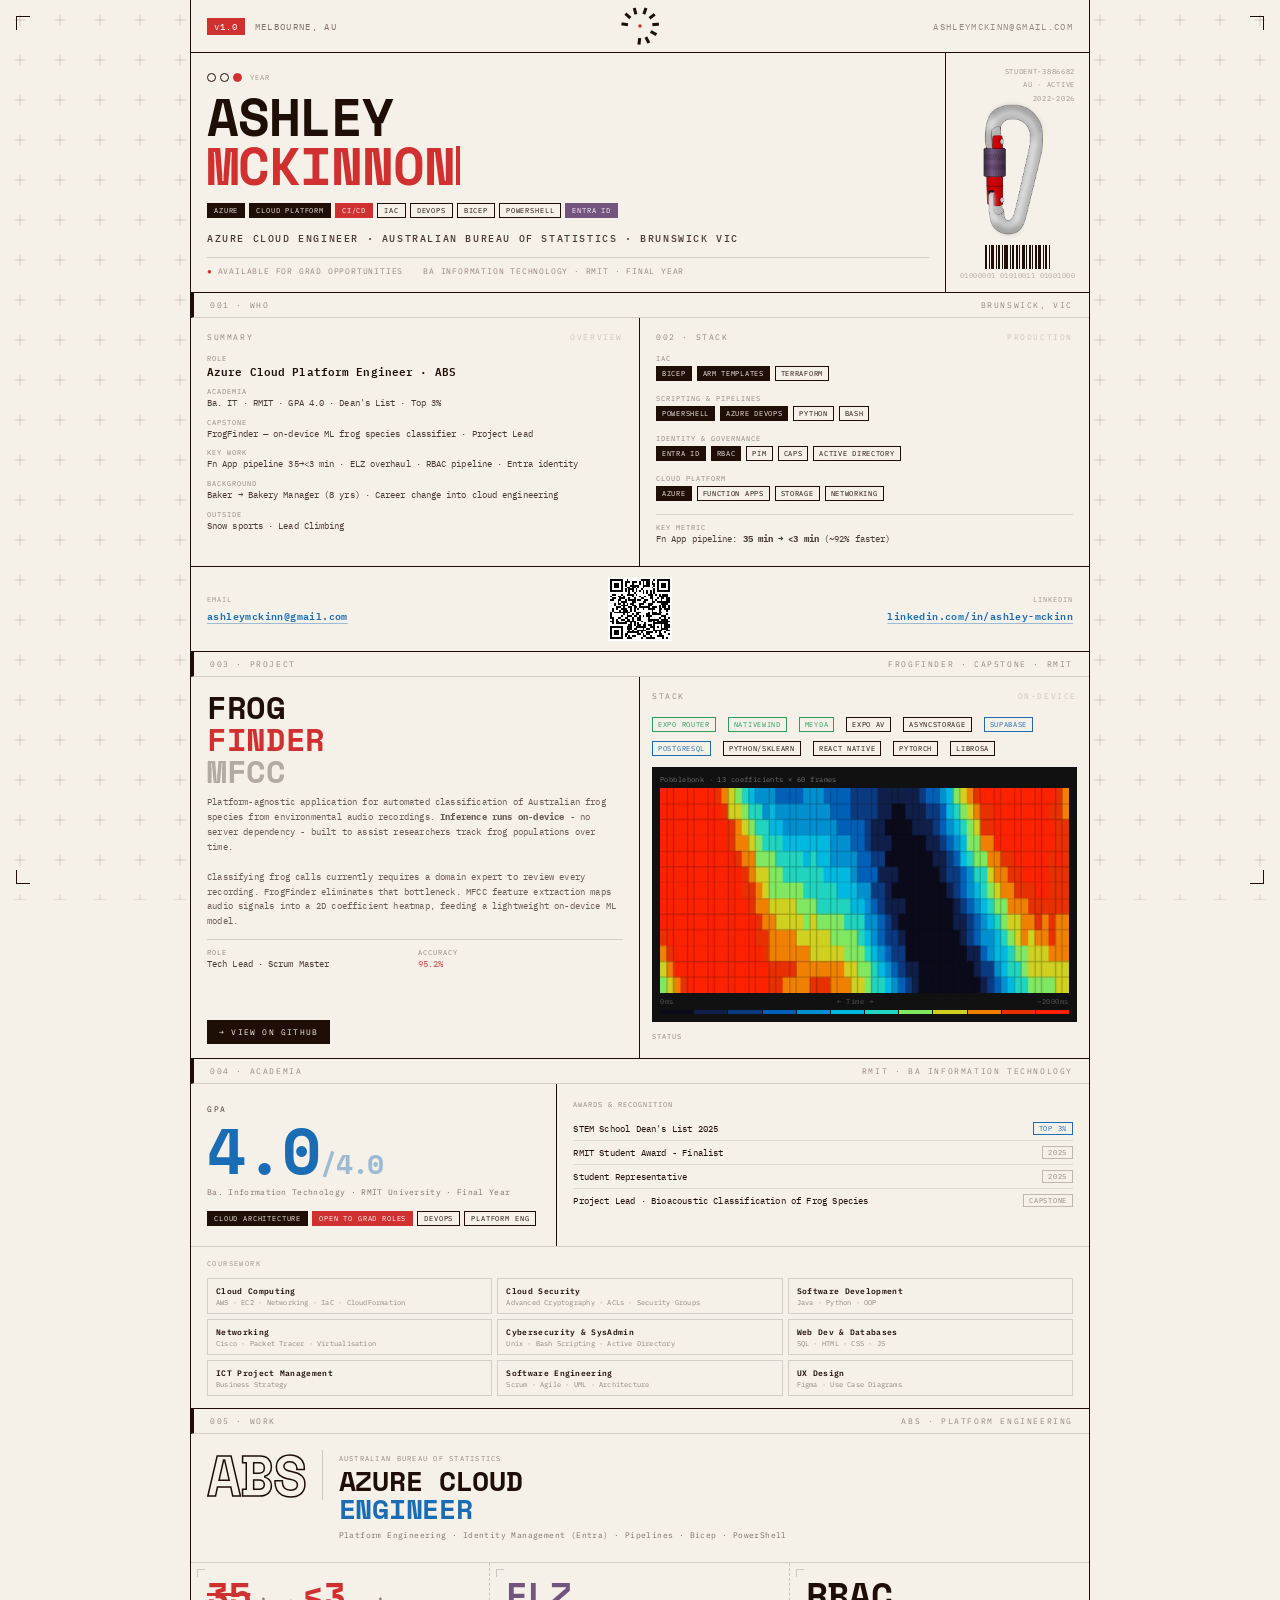
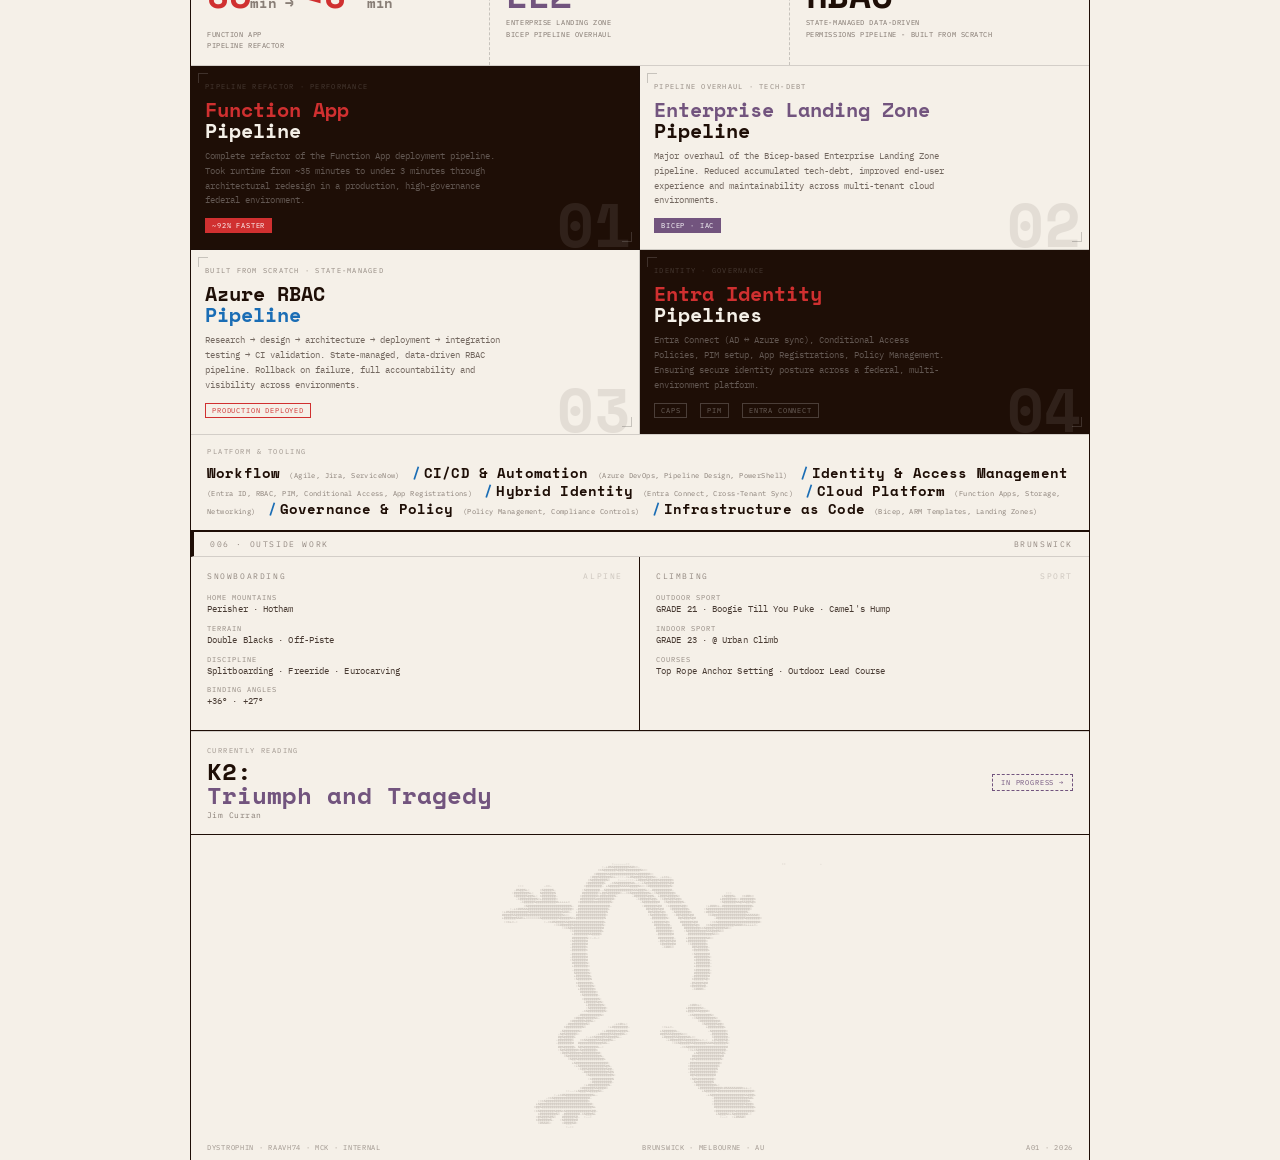
<file: html/ash_mckinnon_v3.html>
<!DOCTYPE html>
<html lang="en">
<head>
<meta charset="UTF-8">
<meta name="viewport" content="width=device-width, initial-scale=1.0">
<title>Ash McKinnon</title>
<link href="https://fonts.googleapis.com/css2?family=IBM+Plex+Mono:wght@400;500;600;700&family=Space+Mono:wght@400;700&display=swap" rel="stylesheet">
<link rel="stylesheet" href="styles.css">
</head>
<body>
<div class="page">

  <!-- NAV -->
  <nav>
    <div style="display:flex;align-items:center;gap:10px;">
      <span class="nav-tag">v1.0</span>
      <span style="font-size:9px;letter-spacing:0.15em;text-transform:uppercase;opacity:0.55;">Melbourne, AU</span>
    </div>
    <div class="nav-spinner" id="navSpinner">
      <svg viewBox="0 0 100 100" xmlns="http://www.w3.org/2000/svg">
        <defs>
          <path id="circle-path" d="M 50,50 m -32,0 a 32,32 0 1,1 64,0 a 32,32 0 1,1 -64,0"/>
        </defs>
        <text font-family="'IBM Plex Mono', monospace" font-size="11.5" fill="currentColor" letter-spacing="2.5">
          <textPath href="#circle-path">█ █ █ █ █ █ █ █ █  </textPath>
        </text>
        <circle cx="50" cy="50" r="4" fill="var(--red)"/>
      </svg>
    </div>
    <div class="nav-right">ashleymckinn@gmail.com</div>
  </nav>

  <img class="carabiner" src="../images/caribiner.png" alt="carabiner">

  <!-- HERO -->
  <section class="hero">
    <div class="hero-left">
      <div class="reg-marks">
        <div class="reg-circle"></div>
        <div class="reg-circle"></div>
        <div class="reg-circle red"></div>
        <span class="reg-label">YEAR</span>
      </div>
      <div style="margin-bottom:12px;">
        <span class="name-lg">ASHLEY</span>
        <span class="name-lg accent">McKINNON<span class="cursor"></span></span>
      </div>
      <div class="hero-tags">
        <span class="chip inv">Azure</span>
        <span class="chip inv">Cloud Platform</span>
        <span class="chip red">CI/CD</span>
        <span class="chip">IaC</span>
        <span class="chip">DevOps</span>
        <span class="chip">Bicep</span>
        <span class="chip">PowerShell</span>
        <span class="chip purple">Entra ID</span>
      </div>
      <div class="hero-sub" style="opacity:0.8;font-size:10px;font-weight:500;">Azure Cloud Engineer · Australian Bureau of Statistics · Brunswick VIC</div>
      <div class="status-bar">
        <span class="live">Available for grad opportunities</span>
        <span>Ba Information Technology · RMIT · Final Year</span>
      </div>
    </div>
    <div class="hero-right">
      <div class="serial">
        STUDENT-3886682<br>
        AU · ACTIVE<br>
        2022-2026
      </div>
      <div>
        <div class="barcode" style="margin-top:10px;">
          <div class="bc-bar" style="width:2px"></div><div class="bc-bar" style="width:1px"></div><div class="bc-bar" style="width:3px"></div><div class="bc-bar" style="width:1px"></div><div class="bc-bar" style="width:2px"></div><div class="bc-bar" style="width:1px"></div><div class="bc-bar" style="width:4px"></div><div class="bc-bar" style="width:1px"></div><div class="bc-bar" style="width:2px"></div><div class="bc-bar" style="width:2px"></div><div class="bc-bar" style="width:1px"></div><div class="bc-bar" style="width:3px"></div><div class="bc-bar" style="width:1px"></div><div class="bc-bar" style="width:2px"></div><div class="bc-bar" style="width:1px"></div><div class="bc-bar" style="width:2px"></div><div class="bc-bar" style="width:3px"></div><div class="bc-bar" style="width:1px"></div><div class="bc-bar" style="width:2px"></div><div class="bc-bar" style="width:1px"></div>
        </div>
        <div class="barcode-num">01000001 01010011 01001000</div>
      </div>
    </div>
  </section>

  <!-- 001 WHO + 002 STACK -->
  <div class="sec-label"><span>001 · WHO</span><span>Brunswick, VIC</span></div>
  <div class="body-grid">
    <div class="lbl-section">
      <div class="lbl-sec-header"><span>SUMMARY</span><span class="sec-code">OVERVIEW</span></div>
      <div class="entry">
        <span class="entry-key">Role</span>
        <span class="entry-val">Azure Cloud Platform Engineer · ABS</span>
      </div>
      <div class="entry">
        <span class="entry-key">Academia</span>
        <span class="entry-val sm">Ba. IT · RMIT · GPA 4.0 · Dean's List · Top 3%</span>
      </div>
      <div class="entry">
        <span class="entry-key">Capstone</span>
        <span class="entry-val sm">FrogFinder — on-device ML frog species classifier · Project Lead</span>
      </div>
      <div class="entry">
        <span class="entry-key">Key Work</span>
        <span class="entry-val sm">Fn App pipeline 35→&lt;3 min · ELZ overhaul · RBAC pipeline · Entra identity</span>
      </div>
      <div class="entry">
        <span class="entry-key">Background</span>
        <span class="entry-val sm">Baker → Bakery Manager (8 yrs) · Career change into cloud engineering</span>
      </div>
      <div class="entry">
        <span class="entry-key">Outside</span>
        <span class="entry-val sm">Snow sports · Lead Climbing</span>
      </div>
    </div>
    <div class="lbl-section">
      <div class="lbl-sec-header"><span>002 · STACK</span><span class="sec-code">PRODUCTION</span></div>
      <div class="entry" style="margin-bottom:10px;">
        <span class="entry-key">IaC</span>
        <div style="display:flex;flex-wrap:wrap;gap:3px;margin-top:3px;">
          <span class="mini-badge inv">Bicep</span>
          <span class="mini-badge inv">ARM Templates</span>
          <span class="mini-badge">Terraform</span>
        </div>
      </div>
      <div class="entry" style="margin-bottom:10px;">
        <span class="entry-key">Scripting &amp; Pipelines</span>
        <div style="display:flex;flex-wrap:wrap;gap:3px;margin-top:3px;">
          <span class="mini-badge inv">PowerShell</span>
          <span class="mini-badge inv">Azure DevOps</span>
          <span class="mini-badge">Python</span>
          <span class="mini-badge">Bash</span>
        </div>
      </div>
      <div class="entry" style="margin-bottom:10px;">
        <span class="entry-key">Identity &amp; Governance</span>
        <div style="display:flex;flex-wrap:wrap;gap:3px;margin-top:3px;">
          <span class="mini-badge inv">Entra ID</span>
          <span class="mini-badge inv">RBAC</span>
          <span class="mini-badge">PIM</span>
          <span class="mini-badge">CAPs</span>
          <span class="mini-badge">Active Directory</span>
        </div>
      </div>
      <div class="entry" style="margin-bottom:10px;">
        <span class="entry-key">Cloud Platform</span>
        <div style="display:flex;flex-wrap:wrap;gap:3px;margin-top:3px;">
          <span class="mini-badge inv">Azure</span>
          <span class="mini-badge">Function Apps</span>
          <span class="mini-badge">Storage</span>
          <span class="mini-badge">Networking</span>
        </div>
      </div>
      <div class="entry-divider">
        <span class="entry-key">Key Metric</span>
        <span class="entry-val sm">Fn App pipeline: <strong>35 min → &lt;3 min</strong> (~92% faster)</span>
      </div>
    </div>
  </div>

  <!-- CONTACT BAR -->
  <div class="contact-bar">
    <div class="contact-item">
      <span class="contact-key">Email</span>
      <span class="contact-val"><a href="mailto:ashleymckinn@gmail.com">ashleymckinn@gmail.com</a></span>
    </div>
    <div class="contact-item" style="align-items:center;">
      <img src="../images/developers-qr.png" alt="QR code" style="width:64px;height:64px;image-rendering:pixelated;">
    </div>
    <div class="contact-item" style="align-items:flex-end;">
      <span class="contact-key">LinkedIn</span>
      <span class="contact-val"><a href="https://www.linkedin.com/in/ashley-mckinn/" target="_blank">linkedin.com/in/ashley-mckinn</a></span>
    </div>
  </div>

  <!-- PROJECT -->
  <div class="sec-label"><span>003 · Project</span><span>FrogFinder · Capstone · RMIT</span></div>
  <div class="project-block">
    <div class="project-inner">
      <div class="proj-left">
        <div>
          <div class="proj-title">FROG<br><span class="sub">FINDER</span><br><span class="dim">MFCC</span></div>
          <p class="proj-desc">
            Platform-agnostic application for automated classification of Australian frog species from environmental audio recordings. <strong>Inference runs on-device</strong> - no server dependency - built to assist researchers track frog populations over time.<br><br>
            Classifying frog calls currently requires a domain expert to review every recording. FrogFinder eliminates that bottleneck. MFCC feature extraction maps audio signals into a 2D coefficient heatmap, feeding a lightweight on-device ML model.
          </p>
          <div class="proj-spec">
            <div class="entry">
              <span class="entry-key">Role</span>
              <span class="entry-val sm">Tech Lead · Scrum Master</span>
            </div>
            <div class="entry">
              <span class="entry-key">Accuracy</span>
              <span class="entry-val sm red">95.2%</span>
            </div>
          </div>
        </div>
        <a class="proj-link" href="https://github.com/S3886682/project-pobblebonk" target="_blank">→ View on GitHub</a>
      </div>
      <div class="proj-right">
        <div class="lbl-sec-header" style="margin-bottom:10px;"><span>STACK</span><span class="sec-code">ON-DEVICE</span></div>
        <div>
          <span class="mini-badge green">Expo Router</span>
          <span class="mini-badge green">NativeWind</span>
          <span class="mini-badge green">Meyda</span>
          <span class="mini-badge">Expo AV</span>
          <span class="mini-badge">AsyncStorage</span>
          <span class="mini-badge blue">Supabase</span>
          <span class="mini-badge blue">PostgreSQL</span>
          <span class="mini-badge">Python/Sklearn</span>
          <span class="mini-badge">React Native</span>
          <span class="mini-badge">PyTorch</span>
          <span class="mini-badge">Librosa</span>
        </div>
        <div class="heatmap-wrap">
          <div class="heatmap-label-sm">Pobblebonk · 13 coefficients × 60 frames</div>
          <canvas id="heatmapCanvas" width="320" height="160" style="width:100%;display:block;"></canvas>
          <div class="heatmap-axes">
            <span>0ms</span><span>← Time →</span><span>~2000ms</span>
          </div>
          <div class="colorbar">
            <div class="colorbar-cell" style="background:#0a0a1a;"></div>
            <div class="colorbar-cell" style="background:#0f1f4a;"></div>
            <div class="colorbar-cell" style="background:#0c3a80;"></div>
            <div class="colorbar-cell" style="background:#0060b8;"></div>
            <div class="colorbar-cell" style="background:#0090d0;"></div>
            <div class="colorbar-cell" style="background:#00b8e0;"></div>
            <div class="colorbar-cell" style="background:#20d4c0;"></div>
            <div class="colorbar-cell" style="background:#80e860;"></div>
            <div class="colorbar-cell" style="background:#d0d020;"></div>
            <div class="colorbar-cell" style="background:#f08000;"></div>
            <div class="colorbar-cell" style="background:#e83000;"></div>
            <div class="colorbar-cell" style="background:#ff2200;"></div>
          </div>
        </div>
        <div style="margin-top:10px;">
          <span class="entry-key" style="display:block;margin-bottom:3px;">Status</span>
        </div>
      </div>
    </div>
  </div>

  <!-- ACADEMIA -->
  <div class="sec-label"><span>004 · Academia</span><span>RMIT · Ba Information Technology</span></div>
  <div class="grad-block">
    <div class="grad-inner">
      <div class="gpa-block">
        <span class="entry-key" style="margin-bottom:4px;opacity:0.8;font-size:8px;letter-spacing:0.2em;">GPA</span>
        <div class="gpa-num">4.0<span style="font-size:28px;opacity:0.4;">/4.0</span></div>
        <div class="gpa-sub">Ba. Information Technology · RMIT University · Final Year </div>
        <div style="margin-top:12px;display:flex;flex-wrap:wrap;gap:4px;">
          <span class="chip inv" style="font-size:7px;">Cloud Architecture</span>
          <span class="chip red" style="font-size:7px;">Open to grad roles</span>
          <span class="chip" style="font-size:7px;">DevOps</span>
          <span class="chip" style="font-size:7px;">Platform Eng</span>
        </div>
      </div>
      <div class="grad-right">
        <span class="entry-key" style="display:block;margin-bottom:8px;">Awards &amp; Recognition</span>
        <div class="award-row">
          STEM School Dean's List 2025
          <span class="award-tag" style="border-color:var(--blue);color:var(--blue);">Top 3%</span>
        </div>
        <div class="award-row">
          RMIT Student Award - Finalist
          <span class="award-tag">2025</span>
        </div>
        <div class="award-row">
          Student Representative
          <span class="award-tag">2025</span>
        </div>
        <div class="award-row">
          Project Lead · Bioacoustic Classification of Frog Species
          <span class="award-tag">Capstone</span>
        </div>
      </div>
    </div>
    <div class="coursework-block">
      <div class="coursework-eyebrow">Coursework</div>
      <div class="coursework-grid">
        <div class="course-item">
          <span class="course-name">Cloud Computing</span>
          <span class="course-sub">AWS · EC2 · Networking · IaC · CloudFormation</span>
        </div>
        <div class="course-item">
          <span class="course-name">Cloud Security</span>
          <span class="course-sub">Advanced Cryptography · ACLs · Security Groups</span>
        </div>
        <div class="course-item">
          <span class="course-name">Software Development</span>
          <span class="course-sub">Java · Python · OOP</span>
        </div>
        <div class="course-item">
          <span class="course-name">Networking</span>
          <span class="course-sub">Cisco · Packet Tracer · Virtualisation</span>
        </div>
        <div class="course-item">
          <span class="course-name">Cybersecurity &amp; SysAdmin</span>
          <span class="course-sub">Unix · Bash Scripting · Active Directory</span>
        </div>
        <div class="course-item">
          <span class="course-name">Web Dev &amp; Databases</span>
          <span class="course-sub">SQL · HTML · CSS · JS</span>
        </div>
        <div class="course-item">
          <span class="course-name">ICT Project Management</span>
          <span class="course-sub">Business Strategy</span>
        </div>
        <div class="course-item">
          <span class="course-name">Software Engineering</span>
          <span class="course-sub">Scrum · Agile · UML · Architecture</span>
        </div>
        <div class="course-item">
          <span class="course-name">UX Design</span>
          <span class="course-sub">Figma · Use Case Diagrams</span>
        </div>
      </div>
    </div>
  </div>

  <!-- WORK -->
  <div class="sec-label"><span>005 · Work</span><span>ABS · Platform Engineering</span></div>
  <div class="work-block">
    <div class="work-hero">
      <div class="abs-logo">ABS</div>
      <div class="work-title-block">
        <div class="work-org">Australian Bureau of Statistics</div>
        <div class="work-role">AZURE CLOUD<br><span class="accent">ENGINEER</span></div>
        <div class="work-focus">Platform Engineering · Identity Management (Entra) · Pipelines · Bicep · PowerShell</div>
      </div>
    </div>

    <div class="stat-strip">
      <div class="stat-cell">
        <div class="stat-num"><span class="accent"><s>35</s></span><span class="unit">min → </span><span class="accent">&lt;3</span> <span class="unit">min</span></div>
        <div class="stat-desc"><br>Function App <br> pipeline refactor</div>
      </div>
      <div class="stat-cell">
        <div class="stat-num" style="color:var(--purple)">ELZ</div>
        <div class="stat-desc">Enterprise Landing Zone<br>Bicep pipeline overhaul</div>
      </div>
      <div class="stat-cell">
        <div class="stat-num blue">RBAC</div>
        <div class="stat-desc">State-managed data-driven<br>permissions pipeline - built from scratch</div>
      </div>
    </div>

    <div class="pipelines-grid">
      <div class="pipeline-card dark">
        <div class="pc-tag">Pipeline refactor · Performance</div>
        <div class="pc-title"><span class="accent">Function App</span><br>Pipeline</div>
        <div class="pc-desc">Complete refactor of the Function App deployment pipeline. Took runtime from ~35 minutes to under 3 minutes through architectural redesign in a production, high-governance federal environment.</div>
        <div><span class="pc-badge inv">~92% faster</span></div>
        <div class="pc-num" style="color:#fff;">01</div>
      </div>
      <div class="pipeline-card">
        <div class="pc-tag">Pipeline overhaul · Tech-debt</div>
        <div class="pc-title"><span class="purple">Enterprise Landing Zone</span><br>Pipeline</div>
        <div class="pc-desc">Major overhaul of the Bicep-based Enterprise Landing Zone pipeline. Reduced accumulated tech-debt, improved end-user experience and maintainability across multi-tenant cloud environments.</div>
        <div><span class="pc-badge inv-purple">Bicep · IaC</span></div>
        <div class="pc-num">02</div>
      </div>
      <div class="pipeline-card">
        <div class="pc-tag">Built from scratch · State-managed</div>
        <div class="pc-title">Azure RBAC<br><span class="blue">Pipeline</span></div>
        <div class="pc-desc">Research → design → architecture → deployment → integration testing → CI validation. State-managed, data-driven RBAC pipeline. Rollback on failure, full accountability and visibility across environments.</div>
        <div><span class="pc-badge red">Production deployed</span></div>
        <div class="pc-num">03</div>
      </div>
      <div class="pipeline-card dark">
        <div class="pc-tag">Identity · Governance</div>
        <div class="pc-title"><span class="accent">Entra Identity</span><br>Pipelines</div>
        <div class="pc-desc">Entra Connect (AD ↔ Azure sync), Conditional Access Policies, PIM setup, App Registrations, Policy Management. Ensuring secure identity posture across a federal, multi-environment platform.</div>
        <div>
          <span class="pc-badge def">CAPs</span>
          <span class="pc-badge def">PIM</span>
          <span class="pc-badge def">Entra Connect</span>
        </div>
        <div class="pc-num" style="color:#fff;">04</div>
      </div>
    </div>

    <div class="tech-slash-block">
      <div class="slash-eyebrow">Platform &amp; Tooling</div>
      <div class="slash-text">
        Workflow <span class="sub">(Agile, Jira, ServiceNow)</span>
        <span class="sep">/</span>CI/CD &amp; Automation <span class="sub">(Azure DevOps, Pipeline Design, PowerShell)</span>
        <span class="sep">/</span>Identity &amp; Access Management <span class="sub">(Entra ID, RBAC, PIM, Conditional Access, App Registrations)</span>
        <span class="sep">/</span>Hybrid Identity <span class="sub">(Entra Connect, Cross-Tenant Sync)</span>
        <span class="sep">/</span>Cloud Platform <span class="sub">(Function Apps, Storage, Networking)</span>
        <span class="sep">/</span>Governance &amp; Policy <span class="sub">(Policy Management, Compliance Controls)</span>
        <span class="sep">/</span>Infrastructure as Code <span class="sub">(Bicep, ARM Templates, Landing Zones)</span>
      </div>
    </div>
  </div>

  <!-- OUTSIDE WORK -->
  <div class="sec-label"><span>006 · Outside Work</span><span>Brunswick</span></div>
  <div class="interests-block">
    <div class="body-grid">
      <div class="lbl-section">
        <div class="lbl-sec-header"><span>SNOWBOARDING</span><span class="sec-code">ALPINE</span></div>
        <div class="entry">
          <span class="entry-key">Home Mountains</span>
          <span class="entry-val sm">Perisher · Hotham</span>
        </div>
        <div class="entry">
          <span class="entry-key">Terrain</span>
          <span class="entry-val sm">Double Blacks · Off-Piste</span>
        </div>
        <div class="entry">
          <span class="entry-key">Discipline</span>
          <span class="entry-val sm">Splitboarding · Freeride · Eurocarving</span>
        </div>
        <div class="entry">
          <span class="entry-key">Binding Angles</span>
          <span class="entry-val sm">+36° · +27°</span>
        </div>
      </div>
      <div class="lbl-section">
        <div class="lbl-sec-header"><span>CLIMBING</span><span class="sec-code">SPORT</span></div>
        <div class="entry">
          <span class="entry-key">Outdoor Sport</span>
          <span class="entry-val sm">GRADE 21 · Boogie Till You Puke · Camel's Hump</span>
        </div>
        <div class="entry">
          <span class="entry-key">Indoor Sport</span>
          <span class="entry-val sm">GRADE 23 · @ Urban Climb</span>
        </div>
        <div class="entry">
          <span class="entry-key">Courses</span>
          <span class="entry-val sm">Top Rope Anchor Setting · Outdoor Lead Course</span>
        </div>
      </div>
    </div>
    <div class="interests-grid">
      <div class="reading-card">
        <div>
          <div class="reading-eyebrow">Currently reading</div>
          <div class="reading-title">K2:<br><span class="purple">Triumph and Tragedy</span></div>
          <div class="reading-author">Jim Curran</div>
        </div>
        <span class="reading-badge">In progress →</span>
      </div>
    </div>
  </div>

  <!-- FROG -->
  <div class="frog-block">
    <pre class="frog-art">                                                                                      :------::                                                                            ::                 -
                                                                                 :-+#%%@@@@@@@%%#*=-
                                                                               =*%@@@@@@%@@@%@@@@@@@%*=:
                                                                             =#@@@@%%@@@@@@@@@@@@%%@@@@@#=:
                                                                           :#@@%@@@@@%*+-:::-=+#%@@@@%%@@@%*- -+**+-
                                                                          =%@@@@@@@%=    :---::::-+#@@@%@%@@@%@@@@@@*
                                                                         =@@@@@@@@+  -*%%@@@@@@%#+-:-+%@@@@@@@@@@@%@#
                                       :::          -==-                =@@@@@@@@- +%@@@@@%%%%%@@@@%*=:=#@@@@@@@@@@%:
                                     -#%@@%+:     =%@@@@%-             :%@@@@@@@--%@@@@@@@@@@@@@%%%@@@%+:-#@@@@@@@@#-
                                    :@@@@@@@%+:   %@@@@@@%             #@@@@@@@=+@@%@@@@@#=--=*%@@@@@@@@%+:=%@@@@@@@@*                         :::
                                     *@@@@@%@@%+: *@@@@@@@-           =@@@@@@@#*@@@@@@@%-       -#@@@@@%@@%- +@@@%@@@@%=                     +%@@@%+   =*##*=
                                      -*@@@@@@@@%=+@@@@@@@=           #@@@@@@%#@@@@@@@#:          -*@@@@@%@@+ :*@@%@@%@@*                   +@@@@@@@=:#@@@@@@*
                                        -*@@@@@%@@@@@@@@@@#+++++=    =@@@@@@@@@@@@@@@%:             -%@@@@@@@#  =%@@@@@@@%-                 :%@@@@@@%%@%%@@%@*
                                          =%@@@@@@@@@@@@@@@@@@@@@%-  #@@@@@@@@@@@@@@@-               :#@@@@@%@#  :*@@@@@%@@=         :+###*+-#@@@@@@@@@@@@@@+
                                   :-+*##%%%@@@@@@@@@@@@@@@@%@@@@@= -@@@@@@@@@@@@@@@+                  #@%@@@%@#   =@@@@@@@@+       :%@@@@@@@@@@@@@@@@@@@@@=
                               :+#%@@@@@@@@@%@@@@@@@@@@@@@@@@%##*-  +@@@@@@@@@@@@@@%                    #@%@@@%@*   -%@@@@@@@*      :#@@@%%@@@@@@@@@@@@@@%-
                               #@@@@%%@@@@@@@@@@@@@@@@@@@@@@@%*=:   #@@@@@@@@@@@@@@=                    :%@@@@@@@=   :#@%@@@%@#       =*#@@@@@@@@@@@@@@@@%%%%%#=
                               +@@@@@@%%#*+======*%@@@@@@@@%@@@@@%*+@@@@@@@@@@@@@@%                      -@@@@@@@%:    #@%@@@%@#         -#@@@@@@@@@@@@@%@@@@@@@=
                                :=*+=-:             :-=*#%@@@@%%@@@@@@@@@@@@@@@@@@+                       +@@@@@%@*     #@@@@@%@#      :=*%@@@@@@@@@@@@@@@@@@@@#:
                                                         :=*#@@@@@%@@@@@@@@@@@@@@%:                        #@@@@@@@-     #@@@@@%@*   =*%@@@@@@@@@@@%###**++++=-
                                                             :=*%@@@@@@@@@@@@@@@@#                         -@@@@@@@#      #@@@@@@@**%@@@@%@@@@%#=:
                                                                 :*@@@@@@@@@@@@@@+                          #@@@@@@@=     :%@@@@@@@@@%%%@@@%*=
                                                                  +@@@@@@@%%@@@@*                           -@@@@@@@#      -@@@@@@@@@@@@%*=:
                                                                  #@@@@@@%::-=-:                             #@@@@@@@-     +@@@@@@@@@%#=:
                                                                 :%@@@@@@#                                   -@@%@@%@#     +@@@@@@@@@=
                                                                 -@@@@@@@#                                    *@@@@@@#      :*@@@@@@@*
                                                                 -@@@@@@@*                                     -*##*=         #@%@@@@@-
                                                                 -@@@@@@@*                                                    =@@@@@@@+
                                                                 -@@@@@@@*                                                    :%@@@@@@#
                                                                 -@@@@@@@#                                                     #@@@@@@%:
                                                                 :%@@@@@@#                                                     *@@@@@@@-
                                                                  #@@@@@@%:                                                    +@@@@@@@-
                                                                  +@@@@@@@=                                                    +@@@@@@@-
                                                                  -@@@@@@@*                                                    *@@@@@@@-
                                                                   %@@@@@@%:                                                   #@@@@@@%:
                                                                   +@@@@@@@+                                                  -@@@@@@@#
                                                                   :%@@@@@@%                                                  *@@@@@%@=
                                                                    *@@@@@@@+                                                -@%@@@%@#
                                                                    :%@@@@@@%:                                               =@@@@@@@-
                                                                     +@@@@@@@*                                                -*###*-
                                                                      #@@@@@@@=
                                                                      :%@@@@@@@-
                                                                       =@@@@@@@%:
                                                                        +@@@@@%@%:
                                                                         +@@@@@@@%:                                         -*##*+:
                                                                         :%@@@@@@@@:                                       +@@@@@@%*-
                                                                       -*%@@@@@@@@%:                                       +@@@%%%@@@#=
                                                                     -#@@@@@@@@@%=                                          -*%@@@@@@@@%=
                                                                   =#@@@%@@@@%*-                                              :=%@@@@@@@@%=
                                                                 =#@@@@@%@@%+:                                                   =#@@@@@@@@#:
                                                               -#@@@@@@@@%=            -+*#*+:                                     =%@@@@@%@@=
                                                              *@@@@@@@@%=           :+#@@@@@@@-                :=++=-                +@@@@@@@@+
                                                            -%@@@@@@@%=          :+#@@@@%%@@@%-               +%@@@@@#+-              -%@@@@@@@=
                                                           -%@%@@@@@*:        -+#@@@@%%@@@@#+:                #@@%%%@@@@%*=:           -@@@@@@@%
                                                           #@%@@@@@+     :-+*%@@@@%%@@@@%+-                    +#@@@@%%@@@@%#+=:        *@@@@@@@-
                                                          -@@@@@@@*   =*%%@@@@%%%@@@@%+-                         -+#@@@@@%%@@@@@%*+=-:  +@%@@@%@-
                                                          -@@@@@@@#  #@@@@@@@@@@@%#+-                               :=*%@@@@@%%@@@@@@%%#%@@@@@@%:
                                                           #@%@@@@@+ %@%@@@@@@#+-:                                      -=*%@@@@@@@@@@@@@@@@@@@#
                                                           :%@%@@@@@#*%@@@@@@@*                                             :=+*%@@@@@@@@@@@@@@-
                                                            :#@@%@@@@@%@@@@@@@@#:                                              +%@@@@@@@@@@@%@+
                                                              =%@@@@@@@@@@@@@@@@%-                                            #@@@@@@@@@@@@@@#
                                                                =%@@%@@@@@@@@@@@@@+                                          *@%@@@@@@@@@@@@%:
                                                                  +%@@@@@@@@@@@@@@@#:                                       -@@@@@@@@@@@@@@@=
                                                                   :+%@@@@@@@@@@@@%@%-                                      =@@@@@@@@@@@@@@*
                                                                     :*@@%@@@@@@@@@%@@-                                     =@%@@@@@@@@@@@%
                                                                       -#@@@@@@@@@@@%@%                                     -@@@@@@@@@@@@@=
                                                                         =%@@@@@@@@@@@%:                                     #@%@@@@@@@@@#
                                                                          :*@@@@@@@@@@%                                      :%@%@@@@@@@@=
                                                                           :#@@@@@@@@@-                                       -%@@@@@@@@%
                                                                        :+#@@@@@@@@@%-                                         :#@@@@@@@@#+:
                                                                      =#@@@@@%%@@@#=                                             +@@@@@@@@@@#*#%%%%%###*++-:
                                                               ::--:+%@@@%%@@@@%*-                                                 +%@@@@@%@@@@@@@@@@@@@@@@@#:
                                                         :-+*#%@@@@@@@@@@@@@%+-                                                      -+%@@@@@@@@@@@@@@@@%%@@@+
                                                     -=*%@@@@@@@@@@@@@@@@@#-                                                            -@@@@@@@@@@@@@@@@@%#+
                                                 :=*%@@@@@@@@@@@@@@@@@@@@@*                                                             -@@@@@@@@@@@@@@@@@#-
                                                +%@@@@@@@@@@@@@@@@@@@@@@@@@#:                                                           :@@@@@@@@@@@@@@@%@@@*
                                               =@@%@@@@@@@@@@@@@@@@@@@@@@@@@%+                                                           #@@@@@@@@@@@@@@@@@@@+
                                               :*%@@@@@@@%@@%*%@@@@@@@@@@@@%@@-                                                          =@@@@@@@@@%@@@@@@@@#:
                                                 *@@@@@@@@%= -@@@@@@@#-*%@@@%+                                                            +%@@@%*+%@@@@@@#-:
                                                =@%@@@%@%=   #@@@@@%@-  :--:                                                                :--:  :+#%%#=
                                                *@@@@@@%-   :%@@@@@@#
                                                 =#%%#*:     =#@@@%#:
                                                               :-::

                                                                                                                                                                                                        </pre>
  </div>

  <footer>
    <span>DYSTROPHIN · RAAVH74 · MCK · INTERNAL</span>
    <span>Brunswick · Melbourne · AU</span>
    <span>A01 · 2026</span>
  </footer>

  <script>
  // MFCC HEATMAP
  (function(){
    const c=document.getElementById('heatmapCanvas');
    const ctx=c.getContext('2d');
    const W=c.width,H=c.height;
    const COLS=60,ROWS=13;
    const cw=W/COLS,ch=H/ROWS;
    const palette=['#0a0a1a','#0f1f4a','#0c3a80','#0060b8','#0090d0','#00b8e0','#20d4c0','#80e860','#d0d020','#f08000','#e83000','#ff2200'];
    function val(r,c){
      const t=c/59,coef=r/12;
      const base=Math.sin(t*Math.PI*2.1+coef*1.6)*0.5+0.5;
      const formant=Math.sin(t*Math.PI*5+coef*1.1)*0.18;
      const decay=Math.exp(-t*0.8)*0.2;
      const n=(Math.random()-0.5)*0.08;
      return Math.max(0,Math.min(1,base+formant+decay+n));
    }
    for(let r=ROWS-1;r>=0;r--){
      for(let cc=0;cc<COLS;cc++){
        const v=val(r,cc);
        const idx=Math.floor(v*(palette.length-1));
        ctx.fillStyle=palette[idx];
        ctx.fillRect(cc*cw,(ROWS-1-r)*ch,cw,ch);
      }
    }
  })();
  </script>
  <script>
  // SCROLL SPINNER
  (function(){
    const spinner = document.getElementById('navSpinner');
    window.addEventListener('scroll', function(){
      const maxScroll = document.body.scrollHeight - window.innerHeight;
      const deg = (window.scrollY / maxScroll) * 360 * 3;
      spinner.style.transform = 'rotate(' + deg + 'deg)';
    }, {passive: true});
  })();
  </script>

</div>
</body>
</html>
</file>
<file: styles.css>
/* ── RESET & TOKENS ─────────────────────────────────────────── */
*{margin:0;padding:0;box-sizing:border-box;}
:root{
  --red:#d41818;--green:#0aaa48;--blue:#1058d0;--purple:#7018cc;
  --yellow:#ffcc00;
  --off:#fffef9;--ink:#141010;--muted:rgba(20,16,16,0.6);--sep:rgba(20,16,16,0.22);
  --mono:'Plus Jakarta Sans',sans-serif;--display:'Space Mono',monospace;
}

/* ── BODY ───────────────────────────────────────────────────── */
body{
  background-color:#b6d8f2;
  color:var(--ink);font-family:var(--mono);overflow-x:hidden;min-height:100vh;
}
body::before{
  content:'';
  position:fixed;
  inset:-15%;
  z-index:-1;
  background-color:#b6d8f2;
  background-image:
    linear-gradient(45deg,rgba(14,40,80,0.1) 25%,transparent 25%),
    linear-gradient(135deg,rgba(14,40,80,0.1) 25%,transparent 25%),
    linear-gradient(45deg,transparent 75%,rgba(14,40,80,0.1) 75%),
    linear-gradient(135deg,transparent 75%,rgba(14,40,80,0.1) 75%);
  background-size:24px 24px;
  background-position:0 0,12px 0,12px -12px,0 12px;
  transform:rotate(7deg);
  animation:bg-drift 9s linear infinite;
}
@keyframes bg-drift{
  from{transform:rotate(7deg) translateX(0);}
  to{transform:rotate(7deg) translateX(24px);}
}

/* ── PAGE ───────────────────────────────────────────────────── */
.page{max-width:900px;margin:0 auto;display:flex;flex-direction:column;gap:20px;padding:16px 16px 36px;}

/* ── WINDOW ─────────────────────────────────────────────────── */
.window{background:var(--off);border:2px solid var(--ink);border-radius:12px;overflow:hidden;box-shadow:5px 5px 0 #000;}
.window-titlebar{display:flex;align-items:center;padding:0 10px;height:30px;gap:8px;border-bottom:2px solid var(--ink);}
.window-num{color:rgba(255,255,255,0.5);font-size:8px;letter-spacing:0.15em;font-family:var(--mono);}
.window-title{color:#fff;font-size:9px;letter-spacing:0.22em;text-transform:uppercase;margin-left:auto;font-family:var(--mono);opacity:0.9;}
.window-controls{display:flex;gap:5px;align-items:center;order:-1;margin-right:8px;}
.win-btn{width:12px;height:12px;border-radius:50%;flex-shrink:0;border:1px solid #000;}
.window-controls .win-btn:nth-child(1){background:#ff5f57;}
.window-controls .win-btn:nth-child(2){background:#febc2e;}
.window-controls .win-btn:nth-child(3){background:#28c840;}

/* ── BUTTONS ────────────────────────────────────────────────── */
.btn{
  display:inline-flex;align-items:center;gap:6px;
  font-family:var(--mono);font-size:10px;font-weight:700;
  letter-spacing:0.15em;text-transform:uppercase;text-decoration:none;
  padding:8px 18px;border:2px solid var(--ink);border-radius:6px;
  background:var(--yellow);color:var(--ink);cursor:pointer;
  box-shadow:4px 4px 0 var(--ink);
  transition:box-shadow 0.08s,transform 0.08s;
  user-select:none;
}
.btn:hover{box-shadow:1px 1px 0 var(--ink);transform:translate(3px,3px);background:#fff3a0;}
.btn:active{box-shadow:0 0 0 var(--ink);transform:translate(4px,4px);}

/* ── CARD HOVER (subtle depress) ────────────────────────────── */
.pipeline-card,.reading-card,.stat-cell,.target-card,.stack-card{
  transition:box-shadow 0.08s,transform 0.08s;
}
.pipeline-card:hover,.reading-card:hover,.stat-cell:hover,.target-card:hover,.stack-card:hover{
  box-shadow:1px 1px 0 #000;transform:translate(2px,2px);
}

/* ── HERO ───────────────────────────────────────────────────── */
.hero{display:grid;grid-template-columns:1fr 270px;}
.hero-left{padding:20px 16px 16px;}
.hero-right{padding:16px;display:flex;flex-direction:column;gap:14px;background:var(--ink);color:var(--off);margin:12px 12px 12px 0;border-radius:8px;}
.profile-card-label{font-size:8px;letter-spacing:0.12em;text-transform:uppercase;font-weight:700;margin-bottom:4px;}
.profile-card-role{font-size:15px;font-weight:700;line-height:1.25;color:var(--off);}
.profile-card-sub{font-size:11px;color:rgba(255,255,255,0.9);margin-top:3px;}
.profile-stat-row{display:flex;gap:24px;padding-top:12px;border-top:1px dashed rgba(255,255,255,0.12);}
.profile-stat-num{font-family:'Syne',sans-serif;font-size:38px;font-weight:800;line-height:1;color:var(--yellow);}
.profile-stat-lbl{font-size:8px;letter-spacing:0.1em;text-transform:uppercase;color:rgba(255,255,255,0.9);margin-top:4px;}
.profile-open-pill{display:inline-flex;align-items:center;gap:6px;border:1px solid rgba(255,255,255,0.18);border-radius:999px;padding:5px 12px;font-size:10px;font-weight:600;color:var(--off);margin-top:auto;align-self:flex-start;}
.open-dot{width:7px;height:7px;border-radius:50%;background:#28c840;flex-shrink:0;}
.window-status{font-family:var(--mono);font-size:8px;color:rgba(255,255,255,0.45);letter-spacing:0.06em;margin-left:auto;white-space:nowrap;}

.name-lg{font-family:'Syne',sans-serif;font-size:52px;font-weight:800;line-height:0.95;letter-spacing:-0.03em;text-transform:uppercase;display:block;}
.name-lg.accent{color:var(--red);}
.name-wrap{margin-bottom:14px;}

.cursor{display:inline-block;width:0.07em;height:0.75em;background:var(--red);margin-left:0.03em;vertical-align:baseline;animation:cursor-blink 1s step-end infinite;}
@keyframes cursor-blink{0%,100%{opacity:1}50%{opacity:0}}

.hero-bio{font-size:11px;line-height:1.75;font-weight:500;margin-bottom:16px;}

.hero-tags{display:flex;flex-wrap:wrap;gap:5px;margin:12px 0 0;}

/* ── CHIPS ──────────────────────────────────────────────────── */
.chip{font-size:8px;letter-spacing:0.05em;padding:3px 11px;border:1.5px solid var(--ink);border-radius:5px;text-transform:uppercase;font-family:var(--mono);font-weight:600;}
.chip.inv{background:var(--ink);color:var(--off);}
.chip.red{background:var(--red);border-color:var(--red);color:#fff;}
.chip.purple{background:var(--purple);border-color:var(--purple);color:#fff;}

/* ── TARGET CARD (profile) ──────────────────────────────────── */
.target-card{border:1.5px solid var(--ink);border-radius:10px;padding:12px 14px;box-shadow:3px 3px 0 #000;margin-top:auto;}
.target-card-eyebrow{font-size:8px;letter-spacing:0.12em;text-transform:uppercase;font-weight:700;margin-bottom:6px;}
.target-card-title{font-size:13px;font-weight:700;line-height:1.4;letter-spacing:0.01em;}
.target-card-sub{font-size:9px;margin-top:6px;font-weight:500;}

/* ── BODY GRID ──────────────────────────────────────────────── */
.body-grid{display:grid;grid-template-columns:1fr 1fr;}
.body-grid.divider{border-bottom:1px dashed var(--sep);}
.lbl-section{padding:16px;}
.body-grid > .lbl-section:first-child{border-right:1px dashed var(--sep);}
.lbl-sec-header{font-size:9px;letter-spacing:0.12em;text-transform:uppercase;font-weight:700;margin-bottom:14px;display:flex;justify-content:space-between;border-bottom:1px dashed var(--sep);padding-bottom:8px;}
.sec-code{font-weight:500;}

/* ── ENTRY ──────────────────────────────────────────────────── */
.entry{margin-bottom:10px;}
.entry-key{font-size:8px;letter-spacing:0.09em;text-transform:uppercase;display:block;margin-bottom:3px;font-weight:700;}
.entry-val{font-size:11px;font-weight:700;letter-spacing:0.01em;display:block;line-height:1.3;}
.entry-val.sm{font-size:10px;font-weight:500;}
.entry-val.red{color:var(--red);}
.entry-val.green{color:var(--green);}
.entry-val.blue{color:var(--blue);}
.entry-grid{display:grid;grid-template-columns:1fr 1fr;gap:8px;}
.entry-divider{border-top:1px dashed var(--sep);margin:10px 0 8px;padding-top:8px;}

/* ── MINI BADGES ────────────────────────────────────────────── */
.mini-badge{border:1.5px solid var(--ink);padding:2px 10px;font-size:8px;letter-spacing:0.03em;text-transform:uppercase;display:inline-block;margin-bottom:4px;margin-right:3px;border-radius:4px;font-weight:600;}
.mini-badge.green{border-color:var(--green);color:var(--green);}
.mini-badge.blue{border-color:var(--blue);color:var(--blue);}
.mini-badge.red{border-color:var(--red);color:var(--red);}
.mini-badge.purple{border-color:var(--purple);color:var(--purple);}
.mini-badge.inv{background:var(--ink);color:var(--off);}

.badge-group{display:flex;flex-wrap:wrap;gap:3px;margin-top:4px;}

/* ── PROJECT ────────────────────────────────────────────────── */
.project-inner{display:grid;grid-template-columns:1fr 1fr;}
.proj-left{padding:16px;display:flex;flex-direction:column;}
.proj-right{padding:16px 14px;}
.proj-title{font-family:'Syne',sans-serif;font-size:32px;font-weight:800;text-transform:uppercase;letter-spacing:-0.02em;line-height:1;margin-bottom:6px;}
.proj-title .sub{color:var(--green);}
.proj-title .dim{color:var(--green);}
.proj-desc{font-size:10px;line-height:1.65;margin-top:8px;font-weight:500;}
.proj-spec{margin-top:10px;border-top:1px dashed var(--sep);padding-top:8px;display:grid;grid-template-columns:1fr 1fr;gap:6px;}
.proj-actions{margin-top:auto;padding-top:12px;}

/* ── HEATMAP ────────────────────────────────────────────────── */
.heatmap-wrap{margin-top:14px;width:100%;border:2px solid var(--ink);border-radius:4px;box-shadow:4px 4px 0 var(--ink);overflow:hidden;}
.heatmap-titlebar{background:var(--ink);padding:5px 10px;display:flex;justify-content:space-between;align-items:center;}
.heatmap-title{font-family:var(--display);font-size:8px;color:var(--off);letter-spacing:0.15em;font-weight:700;}
.heatmap-spec{font-size:7px;color:rgba(255,255,255,0.9);letter-spacing:0.06em;}
.heatmap-inner{background:var(--off);padding:8px 10px 10px;}
.heatmap-axes{display:flex;justify-content:space-between;font-family:var(--display);font-size:7px;color:var(--ink);letter-spacing:0.08em;margin-top:5px;text-transform:uppercase;}
.colorbar-wrap{display:flex;align-items:center;gap:6px;margin-top:8px;}
.colorbar-label{font-size:6px;color:var(--ink);letter-spacing:0.06em;text-transform:uppercase;white-space:nowrap;}
.colorbar{flex:1;display:flex;gap:1px;border-radius:2px;overflow:hidden;}
.colorbar-cell{flex:1;height:6px;}

/* ── ACADEMIA ───────────────────────────────────────────────── */
.academia-grid{display:grid;grid-template-columns:1.2fr 1fr;gap:8px;padding:12px 12px 0;}
.academia-grid .span-rows{grid-row:1/3;}
.academia-uni{font-family:'Syne',sans-serif;font-size:48px;font-weight:800;line-height:0.95;letter-spacing:-0.03em;text-transform:uppercase;}
.academia-uni .accent{color:var(--red);}
.academia-sub{font-size:10px;margin-top:6px;line-height:1.5;font-weight:500;}
.academia-quote{border-left:3px solid var(--red);padding:6px 12px;font-size:11px;line-height:1.65;margin:0;font-style:normal;font-weight:500;}
.gpa-num{font-family:'Syne',sans-serif;font-size:72px;line-height:1;color:var(--red);letter-spacing:-0.03em;font-weight:800;}
.gpa-denom{font-size:28px;font-weight:700;color:var(--ink);}
.gpa-honors{font-size:9px;margin-top:6px;letter-spacing:0.04em;font-weight:600;}
.grad-awards{display:flex;flex-direction:column;gap:6px;}
.award-row{font-size:10px;padding:7px 0;display:flex;justify-content:space-between;align-items:center;gap:12px;font-weight:500;border-bottom:1px dashed var(--sep);}
.award-row:last-child{border-bottom:none;}
.award-tag{font-size:8px;letter-spacing:0.04em;text-transform:uppercase;padding:2px 10px;border:1.5px solid var(--ink);color:var(--ink);white-space:nowrap;border-radius:4px;font-weight:600;}
.coursework-block{padding:14px 16px;margin-top:16px;}
.coursework-eyebrow{font-size:10px;letter-spacing:0.14em;text-transform:uppercase;font-weight:700;margin-bottom:14px;padding-bottom:8px;border-bottom:1px dashed var(--sep);display:flex;justify-content:space-between;}
.coursework-grid{display:grid;grid-template-columns:1fr 1fr;gap:6px;}

/* ── WORK ───────────────────────────────────────────────────── */
.work-hero{padding:16px;display:flex;flex-direction:column;gap:12px;}

/* ── STATS ──────────────────────────────────────────────────── */
.stat-strip{display:grid;grid-template-columns:repeat(3,1fr);gap:10px;padding:12px;}
.stat-cell{padding:14px 16px;border:1.5px solid var(--ink);border-radius:10px;box-shadow:3px 3px 0 #000;}
.stat-num{font-family:var(--display);font-size:36px;line-height:1;letter-spacing:-0.01em;font-weight:700;}
.stat-num .unit{font-size:14px;}
.stat-num .accent{color:var(--red);}
.stat-num .blue{color:var(--blue);}
.stat-num .purple{color:var(--purple);}
.stat-desc{font-size:9px;letter-spacing:0.03em;text-transform:uppercase;margin-top:4px;line-height:1.6;font-weight:600;}

/* ── PIPELINE CARDS ─────────────────────────────────────────── */
.pipelines-grid{display:grid;grid-template-columns:1fr 1fr;gap:10px;padding:12px;}
.pipeline-card{padding:20px;border:1.5px solid var(--ink);border-radius:10px;box-shadow:3px 3px 0 #000;position:relative;overflow:hidden;display:flex;flex-direction:column;}
.pipeline-card.dark{background:var(--ink);}
.pc-tag{font-size:8px;letter-spacing:0.1em;text-transform:uppercase;font-weight:700;margin-bottom:8px;}
.pc-tag.blue{color:var(--blue);}
.pc-tag.purple{color:var(--purple);}
.pipeline-card.dark .pc-tag{color:rgba(255,255,255,0.9);}
.pc-title{font-family:var(--display);font-size:20px;line-height:1.05;margin-bottom:8px;color:var(--ink);font-weight:700;}
.pipeline-card.dark .pc-title{color:var(--off);}
.pc-desc{font-size:10px;line-height:1.65;max-width:300px;font-weight:500;flex:1;margin-bottom:4px;}
.pipeline-card.dark .pc-desc{color:rgba(255,255,255,0.9);}
.pc-badge{display:inline-block;margin-top:10px;margin-right:3px;font-size:7px;letter-spacing:0.1em;text-transform:uppercase;padding:2px 9px;border:1.5px solid currentColor;border-radius:4px;}
.pc-badge.inv{background:var(--red);border-color:var(--red);color:#fff;}
.pc-badge.red{color:var(--red);}
.pc-badge.purple{color:var(--purple);}
.pc-badge.inv-purple{background:var(--purple);border-color:var(--purple);color:#fff;}
.pc-badge.def{color:var(--ink);}
.pipeline-card.dark .pc-badge.def{color:rgba(255,255,255,0.9);border-color:rgba(255,255,255,0.4);}

/* course cards (reuse pipeline-card) */
.pipeline-card.cc-blue{border-left:4px solid var(--blue);}
.pipeline-card.cc-red{border-left:4px solid var(--red);}
.pipeline-card.cc-purple{border-left:4px solid var(--purple);}
.course-name{font-size:9px;font-weight:700;letter-spacing:0.02em;display:block;}
.course-sub{font-size:8px;margin-top:2px;display:block;font-weight:500;}

/* ── STACK GRID ─────────────────────────────────────────────── */
.stack-grid{display:grid;grid-template-columns:1.4fr 1fr 1fr;gap:8px;padding:12px 12px 0;}
.stack-card{padding:14px 16px;border:2px solid var(--ink);border-radius:10px;display:flex;flex-direction:column;gap:10px;box-shadow:3px 3px 0 #000;}
.stack-card.span-rows{grid-row:1/3;}
.stack-card.dark{background:var(--ink);color:var(--off);}
.stack-card.purple-card{background:var(--purple);color:#fff;}
.stack-card.blue-card{background:var(--blue);color:#fff;}
.stack-card.green-card{background:var(--green);color:#fff;}
.stack-card.yellow-card{background:var(--yellow);color:var(--ink);}
.stack-card.red-card{background:var(--red);color:#fff;}
.stack-card-eyebrow{font-size:8px;letter-spacing:0.12em;text-transform:uppercase;font-weight:700;}
.stack-card-title{font-family:'Syne',sans-serif;font-size:30px;font-weight:800;line-height:0.92;letter-spacing:-0.02em;text-transform:uppercase;}
.stack-card-desc{font-size:11px;line-height:1.6;flex:1;}
.stack-card-badges{display:flex;flex-wrap:wrap;gap:4px;margin-top:auto;}
.stack-card.dark .mini-badge,.stack-card.purple-card .mini-badge,.stack-card.blue-card .mini-badge,.stack-card.green-card .mini-badge,.stack-card.red-card .mini-badge{background:transparent;border-color:rgba(255,255,255,0.35);color:inherit;}
.stack-card.yellow-card .mini-badge{background:transparent;border-color:rgba(0,0,0,0.25);color:var(--ink);}
.reads-list{display:flex;flex-direction:column;gap:0;width:100%;}
.read-row{display:flex;align-items:baseline;gap:8px;padding:7px 0;border-bottom:1px dashed var(--sep);}
.read-row:last-child{border-bottom:none;}
.read-title{font-size:12px;font-weight:700;flex:1;}
.read-author{font-size:11px;white-space:nowrap;}
.stack-tooling{display:flex;align-items:center;gap:6px;padding:10px 12px;border-top:1px dashed var(--sep);flex-wrap:wrap;margin-top:8px;}
.stack-tooling-label{font-size:8px;letter-spacing:0.12em;text-transform:uppercase;font-weight:700;margin-right:6px;white-space:nowrap;}

/* ── TECH SLASH ─────────────────────────────────────────────── */
.tech-slash-block{padding:14px 16px;border-top:1px dashed var(--sep);}
.prev-exp-block{padding:14px 16px;border-top:1px dashed var(--sep);}
.prev-exp-row{display:grid;grid-template-columns:160px 1fr auto;align-items:baseline;gap:8px;padding:5px 0;border-bottom:1px dashed var(--sep);}
.prev-exp-row:last-child{border-bottom:none;}
.prev-exp-role{font-size:12px;font-weight:700;letter-spacing:0.01em;}
.prev-exp-org{font-size:11px;font-weight:500;}
.prev-exp-date{font-family:var(--display);font-size:9px;letter-spacing:0.06em;white-space:nowrap;}
@media(max-width:760px){
  .prev-exp-row{grid-template-columns:1fr auto;row-gap:1px;}
  .prev-exp-org{grid-column:1;font-size:10px;}
  .prev-exp-date{grid-row:1;grid-column:2;}
}
.slash-eyebrow{font-size:9px;letter-spacing:0.12em;text-transform:uppercase;margin-bottom:8px;font-weight:700;}
.slash-text{font-family:var(--display);font-size:14px;line-height:1.5;letter-spacing:0.01em;font-weight:700;}
.slash-text .sep{color:var(--blue);margin:0 4px;}
.slash-text .sub{font-family:var(--mono);font-size:9px;font-weight:500;}

/* ── OUTSIDE WORK BENTO ─────────────────────────────────────── */
.outside-grid{display:grid;grid-template-columns:1.2fr 1fr 1fr;gap:8px;padding:12px;}
.span-cols{grid-column:2/4;}
.bento-label{font-size:8px;letter-spacing:0.1em;text-transform:uppercase;font-weight:700;margin-bottom:2px;margin-top:8px;}
.bento-val{font-size:11px;font-weight:500;line-height:1.5;}

/* ── CONTACT ────────────────────────────────────────────────── */
.contact-bar{padding:12px 16px;display:grid;grid-template-columns:1fr 1fr;align-items:center;gap:12px;}
.contact-item{display:flex;flex-direction:column;gap:2px;}
.contact-key{font-size:9px;letter-spacing:0.09em;text-transform:uppercase;font-weight:700;margin-bottom:5px;}

/* ── FROG ───────────────────────────────────────────────────── */
.frog-block{overflow:hidden;display:flex;justify-content:center;padding:28px 0;}

/* ── FOOTER ─────────────────────────────────────────────────── */
footer{display:flex;justify-content:space-between;align-items:center;padding:6px 4px;font-size:7px;opacity:0.5;letter-spacing:0.1em;text-transform:uppercase;}

/* ── DIALOG ─────────────────────────────────────────────────── */
.dialog-overlay{position:fixed;inset:0;background:rgba(30,14,6,0.45);z-index:9999;display:flex;align-items:center;justify-content:center;padding:16px;}
.dialog-overlay.hidden{display:none;}
.dialog{background:var(--off);border:2px solid var(--ink);border-radius:10px;overflow:hidden;min-width:220px;max-width:360px;width:100%;font-family:var(--mono);box-shadow:5px 5px 0 #000;}
.dialog-titlebar{background:var(--ink);color:var(--off);display:flex;align-items:center;justify-content:space-between;padding:6px 10px;font-size:8px;letter-spacing:0.18em;text-transform:uppercase;user-select:none;}
.dialog-title{opacity:0.85;}
.dialog-close{background:rgba(255,255,255,0.15);border:none;color:var(--off);font-family:var(--mono);font-size:9px;padding:2px 7px;cursor:pointer;opacity:0.7;border-radius:999px;}
.dialog-close:hover{opacity:1;background:rgba(255,255,255,0.25);}
.dialog-body{padding:20px 16px 12px;font-size:10px;line-height:1.6;text-align:center;border-bottom:1px dashed var(--sep);}
.dialog-footer{padding:10px 12px;display:flex;justify-content:center;gap:8px;}

/* ── RESPONSIVE ─────────────────────────────────────────────── */
@media(max-width:760px){
  .hero{grid-template-columns:1fr;}
  .hero-right{border-top:none;margin:0 12px 12px;}
  .body-grid{grid-template-columns:1fr;}
  .project-inner{grid-template-columns:1fr;}
  .proj-left{border-bottom:1px dashed var(--sep);}
  .stat-strip{grid-template-columns:1fr;}
  .stack-grid{grid-template-columns:1fr;}
  .stack-card.span-rows{grid-row:auto;}
  .academia-grid{grid-template-columns:1fr;display:flex;flex-direction:column;}
  .academia-grid .span-rows{grid-row:auto;}
  .outside-grid{grid-template-columns:1fr;}
  .span-cols{grid-column:auto;}
  .pipelines-grid{grid-template-columns:1fr;}
  .coursework-grid{grid-template-columns:1fr 1fr;}
  .reading-card{flex-direction:column;align-items:flex-start;}
  .name-lg{font-size:36px;}
  .window-title{font-size:8px;letter-spacing:0.1em;}
  .page{gap:16px;padding:12px 12px 28px;}

  /* Contact: stack vertically, full width */
  .contact-bar{grid-template-columns:1fr;}

  /* Work hero: shrink title and star */
  .work-hero .academia-uni{font-size:32px;}
  #work-star{width:90px !important;top:8px !important;}

  /* Apple: push down so it clears the window titlebar */
  #outside-apple{top:130px !important;width:160px !important;right:16px !important;}

  /* Sky panel: anchor airplane to the right edge */
  .sky-airplane{right:10px !important;}
}
</file>
<file: html/styles.css>
*{margin:0;padding:0;box-sizing:border-box;}
:root{
  --red:#d03030;--green:#2a9d5a;--blue:#1a6db5;--purple:#72547e;
  --off:#f5f0e8;--ink:#1e0e06;--muted:rgba(30,14,6,0.45);
  --mono:'IBM Plex Mono',monospace;--display:'Space Mono',monospace;
}

body::before{
  content:'';position:fixed;inset:0;pointer-events:none;z-index:9998;
  background:
    linear-gradient(#1e0e06,#1e0e06) 16px 16px / 14px 1px no-repeat,
    linear-gradient(#1e0e06,#1e0e06) 16px 16px / 1px 14px no-repeat,
    linear-gradient(#1e0e06,#1e0e06) calc(100% - 16px) 16px / 14px 1px no-repeat,
    linear-gradient(#1e0e06,#1e0e06) calc(100% - 16px) 16px / 1px 14px no-repeat,
    linear-gradient(#1e0e06,#1e0e06) 16px calc(100% - 16px) / 14px 1px no-repeat,
    linear-gradient(#1e0e06,#1e0e06) 16px calc(100% - 16px) / 1px 14px no-repeat,
    linear-gradient(#1e0e06,#1e0e06) calc(100% - 16px) calc(100% - 16px) / 14px 1px no-repeat,
    linear-gradient(#1e0e06,#1e0e06) calc(100% - 16px) calc(100% - 16px) / 1px 14px no-repeat;
}
body{
  background-color:var(--off);
  background-image:url("data:image/svg+xml,%3Csvg xmlns='http://www.w3.org/2000/svg' width='40' height='40'%3E%3Cline x1='20' y1='14' x2='20' y2='26' stroke='rgba(30%2C14%2C6%2C0.15)' stroke-width='1'/%3E%3Cline x1='14' y1='20' x2='26' y2='20' stroke='rgba(30%2C14%2C6%2C0.15)' stroke-width='1'/%3E%3C/svg%3E");
  background-size:40px 40px;
  background-attachment:fixed;
  color:var(--ink);font-family:var(--mono);overflow-x:hidden;
}

/* PAGE */
.page{max-width:900px;margin:0 auto;background:var(--off);display:flex;flex-direction:column;min-height:100vh;border-left:1.5px solid var(--ink);border-right:1.5px solid var(--ink);position:relative;}

/* NAV */
nav{
  display:grid;grid-template-columns:1fr auto 1fr;align-items:center;
  padding:4px 16px;border-bottom:1.5px solid var(--ink);
  position:sticky;top:0;background:var(--off);z-index:100;flex-shrink:0;transform:translateZ(0);
}
nav .nav-right{text-align:right;}
.nav-tag{background:var(--red);color:#fff;padding:2px 6px;font-size:9px;letter-spacing:0.1em;border:1px solid var(--red);}
.nav-right{font-size:9px;letter-spacing:0.15em;color:var(--muted);text-transform:uppercase;}
.nav-spinner{width:44px;height:44px;flex-shrink:0;color:var(--ink);transition:transform 0.05s linear;}




/* CARABINER */
.carabiner{position:absolute;right:5px;top:135px;width:140px;transform:rotate(90deg);pointer-events:none;z-index:3;}




/* HERO */
.hero{border-bottom:1.5px solid var(--ink);display:grid;grid-template-columns:1fr auto;position:relative;overflow:hidden;}
.hero-left{padding:20px 16px 16px;border-right:1.5px solid var(--ink);}
.hero-right{padding:12px 14px;display:flex;flex-direction:column;justify-content:space-between;align-items:flex-end;min-width:130px;}

/* reg marks */
.reg-marks{display:flex;gap:4px;align-items:center;margin-bottom:10px;}
.reg-circle{width:9px;height:9px;border-radius:50%;border:1px solid var(--ink);}
.reg-circle.red{background:var(--red);border-color:var(--red);}
.reg-label{font-size:7px;letter-spacing:0.12em;text-transform:uppercase;opacity:0.4;margin-left:4px;}

/* name */
.name-sub{font-size:10px;letter-spacing:0.22em;text-transform:uppercase;opacity:0.5;display:block;margin-bottom:2px;}
.name-lg{font-family:var(--display);font-size:52px;font-weight:700;line-height:0.95;letter-spacing:-0.02em;text-transform:uppercase;display:block;}
.name-lg.accent{color:var(--red);}
.cursor{display:inline-block;width:0.07em;height:0.75em;background:var(--red);margin-left:0.03em;vertical-align:baseline;animation:cursor-blink 1s step-end infinite;}
@keyframes cursor-blink{0%,100%{opacity:1}50%{opacity:0}}

/* hero tags */
.hero-tags{display:flex;flex-wrap:wrap;gap:4px;margin:12px 0;}
.chip{font-size:7px;letter-spacing:0.12em;padding:2px 6px;border:1px solid var(--ink);text-transform:uppercase;font-family:var(--mono);}
.chip.inv{background:var(--ink);color:var(--off);}
.chip.red{background:var(--red);border-color:var(--red);color:#fff;}
.chip.purple{background:var(--purple);border-color:var(--purple);color:#fff;}

/* hero sub + status */
.hero-sub{font-size:8px;letter-spacing:0.16em;text-transform:uppercase;opacity:0.55;margin-bottom:10px;line-height:1.7;}
.status-bar{border-top:1px solid rgba(17,17,17,0.15);padding:8px 0 0;display:flex;gap:20px;font-size:8px;letter-spacing:0.1em;text-transform:uppercase;color:var(--muted);}
.live::before{content:'●';color:var(--red);margin-right:5px;animation:blink 1.4s infinite;}
@keyframes blink{0%,100%{opacity:1}50%{opacity:0.2}}

/* hero right */
.serial{font-size:7px;letter-spacing:0.1em;text-align:right;opacity:0.4;text-transform:uppercase;line-height:1.9;}
.stamp{border:2px solid var(--green);color:var(--green);font-size:8px;font-weight:700;letter-spacing:0.15em;padding:3px 8px;text-transform:uppercase;transform:rotate(-8deg);display:inline-block;}
.barcode{height:24px;display:flex;gap:1.5px;align-items:stretch;margin-top:8px;justify-content:center;}
.bc-bar{background:var(--ink);}
.barcode-num{font-size:7px;letter-spacing:0.06em;opacity:0.3;margin-top:2px;text-align:center;}

/* SEC LABEL */
.sec-label{font-size:8px;letter-spacing:0.2em;text-transform:uppercase;color:var(--muted);padding:7px 16px;border-bottom:1px solid rgba(17,17,17,0.15);display:flex;justify-content:space-between;border-left:3px solid var(--ink);}

/* BODY GRID */
.body-grid{display:grid;grid-template-columns:1fr 1fr;border-bottom:1.5px solid var(--ink);}
.lbl-section{padding:14px 16px;border-right:1.5px solid var(--ink);}
.lbl-section:last-child{border-right:none;}
.lbl-sec-header{font-size:8px;letter-spacing:0.2em;text-transform:uppercase;opacity:0.45;margin-bottom:12px;display:flex;justify-content:space-between;}
.sec-code{opacity:0.4;}

/* ENTRY */
.entry{margin-bottom:9px;}
.entry-key{font-size:7px;letter-spacing:0.14em;text-transform:uppercase;opacity:0.45;display:block;margin-bottom:1px;}
.entry-val{font-size:11px;font-weight:600;letter-spacing:0.01em;display:block;line-height:1.3;}
.entry-val.sm{font-size:9px;font-weight:400;opacity:0.8;}
.entry-val.red{color:var(--red);}
.entry-val.green{color:var(--green);}
.entry-val.blue{color:var(--blue);}
.entry-grid{display:grid;grid-template-columns:1fr 1fr;gap:8px;}
.entry-divider{border-top:1px solid rgba(17,17,17,0.12);margin:10px 0 8px;padding-top:8px;}

/* PROJECT */
.project-block{border-bottom:1.5px solid var(--ink);}
.block-header{padding:8px 16px;border-bottom:1px solid rgba(17,17,17,0.18);display:flex;justify-content:space-between;align-items:center;font-size:8px;letter-spacing:0.15em;text-transform:uppercase;opacity:0.5;border-left:3px solid var(--ink);}
.project-inner{display:grid;grid-template-columns:1fr 1fr;}
.proj-left{border-right:1.5px solid var(--ink);padding:14px 16px;display:flex;flex-direction:column;}
.proj-right{padding:14px 12px;}
.proj-title{font-family:var(--display);font-size:32px;font-weight:700;text-transform:uppercase;letter-spacing:-0.01em;line-height:1;margin-bottom:6px;}
.proj-title .sub{color:var(--red);}
.proj-title .dim{opacity:0.3;}
.proj-desc{font-size:9px;line-height:1.65;opacity:0.65;margin-top:8px;letter-spacing:0.02em;}
.proj-spec{margin-top:10px;border-top:1px solid rgba(17,17,17,0.15);padding-top:8px;display:grid;grid-template-columns:1fr 1fr;gap:6px;}
.proj-link{margin-top:auto;padding-top:14px;display:inline-flex;align-items:center;gap:6px;font-size:8px;letter-spacing:0.15em;text-decoration:none;color:var(--off);background:var(--ink);padding:7px 12px;text-transform:uppercase;transition:background 0.2s;align-self:flex-start;}
.proj-link:hover{background:var(--red);}

/* mini badges */
.mini-badge{border:1px solid var(--ink);padding:2px 5px;font-size:7px;letter-spacing:0.1em;text-transform:uppercase;display:inline-block;margin-bottom:3px;margin-right:2px;}
.mini-badge.green{border-color:var(--green);color:var(--green);}
.mini-badge.blue{border-color:var(--blue);color:var(--blue);}
.mini-badge.red{border-color:var(--red);color:var(--red);}
.mini-badge.purple{border-color:var(--purple);color:var(--purple);}
.mini-badge.inv{background:var(--ink);color:var(--off);}

/* heatmap */
.heatmap-wrap{background:#111;padding:8px;display:inline-block;margin-top:8px;width:100%;}
.heatmap-label-sm{font-size:7px;color:rgba(255,255,255,0.4);letter-spacing:0.06em;margin-bottom:4px;}
.heatmap-axes{display:flex;justify-content:space-between;font-size:7px;color:rgba(255,255,255,0.3);letter-spacing:0.08em;margin-top:4px;}
.colorbar{display:flex;gap:1px;margin-top:4px;}
.colorbar-cell{flex:1;height:4px;}

/* GRAD */
.grad-block{border-bottom:1.5px solid var(--ink);}
.grad-inner{display:grid;grid-template-columns:auto 1fr;}
.gpa-block{padding:20px 20px 20px 16px;border-right:1.5px solid var(--ink);flex-shrink:0;display:flex;flex-direction:column;justify-content:center;}
.gpa-num{font-family:var(--display);font-size:64px;line-height:1;color:var(--blue);letter-spacing:-0.02em;font-weight:700;}
.gpa-label{font-size:7px;letter-spacing:0.18em;text-transform:uppercase;opacity:0.45;margin-top:3px;}
.gpa-sub{font-size:8px;opacity:0.55;margin-top:4px;letter-spacing:0.04em;line-height:1.6;}
.grad-right{padding:16px;}
.award-row{font-size:9px;padding:5px 0;border-bottom:1px solid rgba(17,17,17,0.1);letter-spacing:0.02em;display:flex;justify-content:space-between;align-items:center;gap:12px;}
.award-row:last-child{border-bottom:none;}
.award-tag{font-size:7px;letter-spacing:0.1em;text-transform:uppercase;padding:1px 5px;border:1px solid rgba(17,17,17,0.25);color:var(--muted);white-space:nowrap;}
.coursework-block{padding:12px 16px;border-top:1px solid rgba(17,17,17,0.15);}
.coursework-eyebrow{font-size:7px;letter-spacing:0.2em;text-transform:uppercase;opacity:0.4;margin-bottom:10px;}
.coursework-grid{display:grid;grid-template-columns:repeat(3,1fr);gap:5px;}
.course-item{padding:6px 8px;border:1px solid rgba(17,17,17,0.15);}
.course-name{font-size:8px;font-weight:600;letter-spacing:0.04em;display:block;}
.course-sub{font-size:7px;opacity:0.45;letter-spacing:0.03em;margin-top:1px;display:block;}

/* WORK */
.work-block{border-bottom:1.5px solid var(--ink);}
.work-hero{padding:16px;display:grid;grid-template-columns:auto 1fr;gap:0;border-bottom:1px solid rgba(17,17,17,0.15);align-items:start;}
.abs-logo{font-family:var(--display);font-size:56px;line-height:0.9;-webkit-text-stroke:1.5px var(--ink);color:transparent;letter-spacing:-0.02em;padding-right:16px;border-right:1px solid rgba(17,17,17,0.18);margin-right:16px;font-weight:700;}
.work-title-block{padding:4px 0;}
.work-org{font-size:7px;letter-spacing:0.18em;text-transform:uppercase;opacity:0.45;margin-bottom:4px;}
.work-role{font-family:var(--display);font-size:28px;line-height:1;letter-spacing:-0.01em;font-weight:700;}
.work-role .accent{color:var(--blue);}
.work-focus{font-size:8px;opacity:0.55;margin-top:6px;letter-spacing:0.05em;line-height:1.7;}
.stat-strip{display:grid;grid-template-columns:repeat(3,1fr);border-bottom:1px solid rgba(17,17,17,0.15);}
.stat-cell{padding:14px 16px;border-right:1px dashed rgba(17,17,17,0.2);position:relative;}
.stat-cell:last-child{border-right:none;}
.stat-cell::before{content:'';position:absolute;top:6px;left:6px;width:7px;height:7px;border-top:1px solid rgba(17,17,17,0.18);border-left:1px solid rgba(17,17,17,0.18);}
.stat-num{font-family:var(--display);font-size:36px;line-height:1;letter-spacing:-0.01em;font-weight:700;}
.stat-num .unit{font-size:14px;opacity:0.5;}
.stat-num .accent{color:var(--red);}
.stat-num .blue{color:var(--blue);}
.stat-num .purple{color:var(--purple);}
.stat-desc{font-size:7px;opacity:0.55;letter-spacing:0.08em;text-transform:uppercase;margin-top:4px;line-height:1.6;}
.pipelines-grid{display:grid;grid-template-columns:1fr 1fr;}
.pipeline-card{padding:16px 14px;border-right:1px solid rgba(17,17,17,0.18);border-bottom:1px solid rgba(17,17,17,0.18);position:relative;overflow:hidden;}
.pipeline-card.dark{background:var(--ink);}
.pipeline-card:nth-child(2n){border-right:none;}
.pipeline-card:nth-last-child(-n+2){border-bottom:none;}
.pipeline-card::before,.pipeline-card::after{content:'';position:absolute;width:9px;height:9px;pointer-events:none;}
.pipeline-card::before{top:7px;left:7px;border-top:1px solid rgba(17,17,17,0.2);border-left:1px solid rgba(17,17,17,0.2);}
.pipeline-card::after{bottom:7px;right:7px;border-bottom:1px solid rgba(17,17,17,0.2);border-right:1px solid rgba(17,17,17,0.2);}
.pipeline-card.dark::before{border-color:rgba(255,255,255,0.15);}
.pipeline-card.dark::after{border-color:rgba(255,255,255,0.15);}
.pc-tag{font-size:7px;letter-spacing:0.18em;text-transform:uppercase;opacity:0.45;margin-bottom:8px;}
.pipeline-card.dark .pc-tag{color:rgba(255,255,255,0.4);}
.pc-title{font-family:var(--display);font-size:20px;line-height:1.05;margin-bottom:8px;color:var(--ink);font-weight:700;}
.pipeline-card.dark .pc-title{color:var(--off);}
.pc-title .accent{color:var(--red);}
.pc-title .blue{color:var(--blue);}
.pc-title .purple{color:var(--purple);}
.pc-desc{font-size:9px;line-height:1.65;opacity:0.6;max-width:300px;}
.pipeline-card.dark .pc-desc{color:rgba(255,255,255,0.5);}
.pc-badge{display:inline-block;margin-top:10px;margin-right:3px;font-size:7px;letter-spacing:0.12em;text-transform:uppercase;padding:2px 6px;border:1px solid currentColor;}
.pc-badge.red{color:var(--red);border-color:var(--red);}
.pc-badge.inv{background:var(--red);border-color:var(--red);color:#fff;}
.pc-badge.purple{color:var(--purple);border-color:var(--purple);}
.pc-badge.inv-purple{background:var(--purple);border-color:var(--purple);color:#fff;}
.pc-badge.def{color:var(--muted);}
.pipeline-card.dark .pc-badge.def{color:rgba(255,255,255,0.35);border-color:rgba(255,255,255,0.2);}
.pc-num{font-family:var(--display);font-size:60px;line-height:1;position:absolute;right:8px;bottom:-6px;opacity:0.08;font-weight:700;}
.tech-slash-block{padding:12px 16px;border-top:1px solid rgba(17,17,17,0.15);border-bottom:1.5px solid var(--ink);}
.slash-eyebrow{font-size:7px;letter-spacing:0.22em;text-transform:uppercase;opacity:0.4;margin-bottom:8px;}
.slash-text{font-family:var(--display);font-size:14px;line-height:1.3;color:var(--ink);letter-spacing:0.01em;font-weight:700;}
.slash-text .sep{color:var(--blue);margin:0 3px;}
.slash-text .sub{font-family:var(--mono);font-size:7px;opacity:0.5;font-weight:400;letter-spacing:0.06em;}

/* INTERESTS */
.interests-block{border-bottom:1.5px solid var(--ink);}
.interests-grid{display:grid;grid-template-columns:repeat(3,1fr);}
.int-card{padding:14px;border-right:1px solid rgba(17,17,17,0.18);}
.int-card:last-child{border-right:none;}
.int-card.dark{background:var(--ink);}
.int-num{font-family:var(--display);font-size:28px;line-height:1;-webkit-text-stroke:1px var(--ink);color:transparent;font-weight:700;}
.int-card.dark .int-num{-webkit-text-stroke-color:var(--blue);}
.int-title{font-size:10px;font-weight:600;letter-spacing:0.04em;margin-top:10px;}
.int-card.dark .int-title{color:var(--off);}
.int-detail{font-size:8px;opacity:0.55;line-height:1.6;margin-top:5px;}
.int-card.dark .int-detail{color:rgba(255,255,255,0.4);}
.reading-card{grid-column:span 3;border-top:1px solid rgba(17,17,17,0.15);padding:14px 16px;display:flex;align-items:center;justify-content:space-between;gap:16px;}
.reading-eyebrow{font-size:7px;letter-spacing:0.2em;text-transform:uppercase;opacity:0.4;margin-bottom:4px;}
.reading-title{font-family:var(--display);font-size:24px;line-height:1;color:var(--ink);font-weight:700;}
.reading-title .purple{color:var(--purple);}
.reading-author{font-size:8px;opacity:0.5;letter-spacing:0.06em;margin-top:3px;}
.reading-badge{font-size:7px;letter-spacing:0.12em;text-transform:uppercase;padding:3px 8px;border:1px dashed var(--purple);color:var(--purple);white-space:nowrap;}

/* CONTACT BAR */
.contact-bar{border-bottom:1.5px solid var(--ink);padding:10px 16px;display:grid;grid-template-columns:1fr auto 1fr;align-items:center;}
.contact-item{display:flex;flex-direction:column;gap:2px;}
.contact-key{font-size:7px;letter-spacing:0.15em;text-transform:uppercase;opacity:0.4;}
.contact-val{font-size:10px;letter-spacing:0.04em;font-weight:600;}
.contact-val a{color:var(--blue);text-decoration:underline;text-underline-offset:3px;text-decoration-color:rgba(26,109,181,0.4);}
.contact-val a:hover{color:var(--red);text-decoration-color:var(--red);}

/* FROG */
.frog-block{overflow:hidden;line-height:1;display:flex;justify-content:center;padding-top:28px;}
.frog-art{font-family:var(--mono);font-size:3.2px;color:var(--ink);white-space:pre;display:block;opacity:0.4;}

/* FOOTER */
footer{display:flex;justify-content:space-between;align-items:center;padding:8px 16px;font-size:7px;opacity:0.4;letter-spacing:0.1em;text-transform:uppercase;}

@media(max-width:900px){
  .carabiner{display:none;}
  .hero{grid-template-columns:1fr;}
  .hero-right{border-top:1.5px solid var(--ink);flex-direction:row;justify-content:space-between;min-width:auto;}
  .body-grid{grid-template-columns:1fr;}
  .lbl-section{border-right:none;border-bottom:1.5px solid var(--ink);}
  .project-inner{grid-template-columns:1fr;}
  .proj-left{border-right:none;border-bottom:1px solid rgba(17,17,17,0.18);}
  .grad-inner{grid-template-columns:1fr;}
  .gpa-block{border-right:none;border-bottom:1px solid rgba(17,17,17,0.18);padding-right:0;}
  .work-hero{grid-template-columns:1fr;}
  .abs-logo{border-right:none;border-bottom:1px solid rgba(17,17,17,0.18);padding-right:0;margin-right:0;padding-bottom:12px;margin-bottom:12px;}
  .stat-strip{grid-template-columns:1fr 1fr;}
  .pipelines-grid{grid-template-columns:1fr;}
  .pipeline-card{border-right:none;}
  .coursework-grid{grid-template-columns:1fr 1fr;}
  .interests-grid{grid-template-columns:1fr 1fr;}
  .reading-card{grid-column:span 2;flex-direction:column;align-items:flex-start;}
  .name-lg{font-size:36px;}
}
</file>
